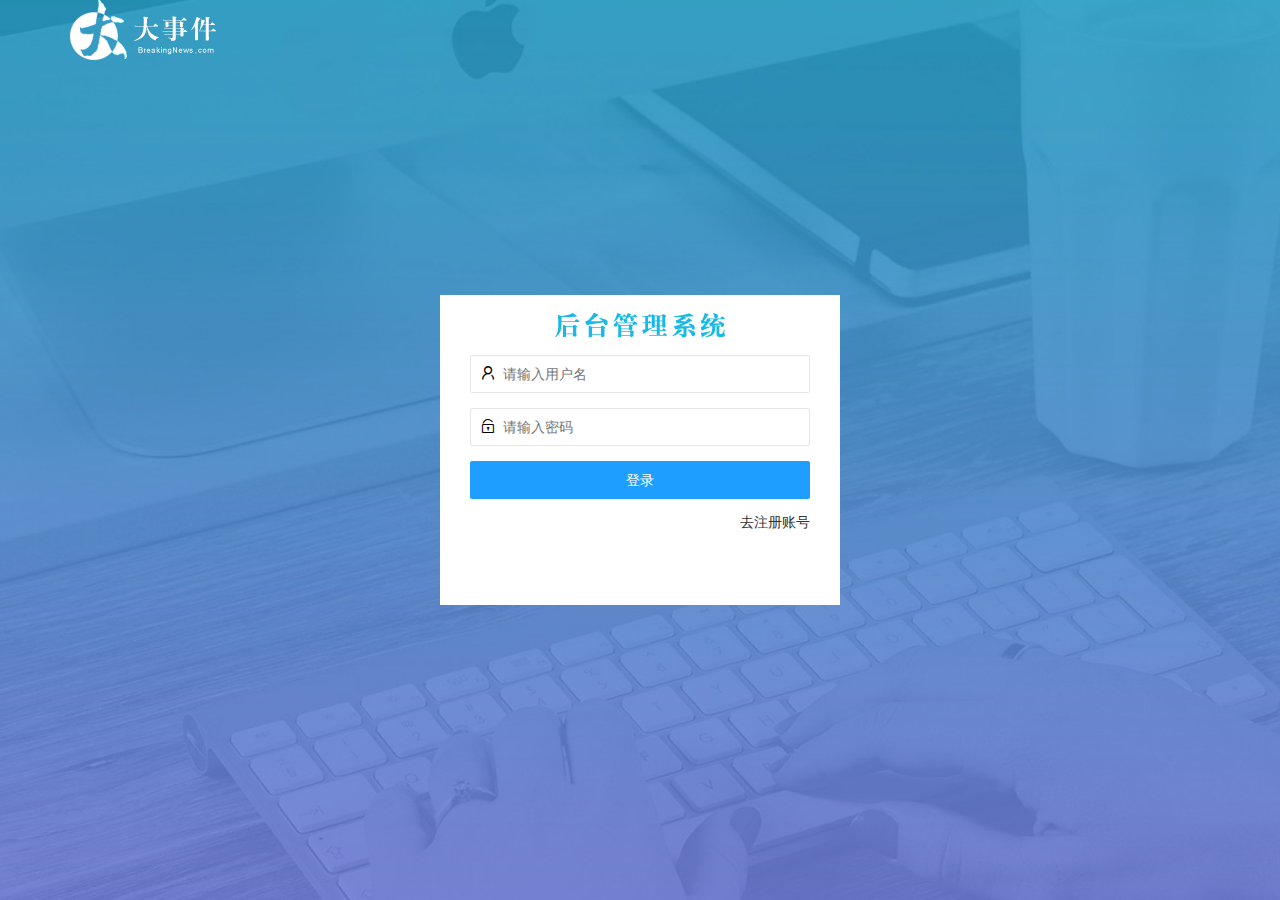
<file: login.html>
<!DOCTYPE html>
<html lang="en">

<head>
    <meta charset="UTF-8">
    <meta http-equiv="X-UA-Compatible" content="IE=edge">
    <meta name="viewport" content="width=device-width, initial-scale=1.0">
    <title>大事件-登录/注册</title>
    <link rel="stylesheet" href="assets/css/login.css">
    <link rel="stylesheet" href="assets/lib/layui/css/layui.css">
</head>

<body>
    <!-- 头部logo区域 -->
    <div class="logo layui-main">
        <img src="assets/images/logo.png" alt="大事件" title="大事件项目">
    </div>
    <!-- 登录注册区域 -->
    <div class="loginAndRegbox">
        <div class="titleBox"></div>
        <!-- 登录的div -->
        <div class="login-box">
            <!-- 登录的表单 -->
            <form class="layui-form" action="" id="form_login">
                <!-- 用户名 -->
                <div class="layui-form-item">
                    <i class="layui-icon layui-icon-username"></i>
                    <input type="text" name="username" required lay-verify="require" placeholder="请输入用户名" autocomplete="off" class="layui-input">
                </div>
                <!-- 密码 -->
                <div class="layui-form-item">
                    <i class="layui-icon layui-icon-password"></i>
                    <input type="password" name="password" required lay-verify="required|pwd" placeholder="请输入密码" autocomplete="off" class="layui-input">
                </div>
                <!-- 登录按钮 -->
                <div class="layui-form-item">
                    <!-- 注意： 表单提交按钮和普通按钮的区别就是 lay-submit 属性 -->
                    <button class="layui-btn layui-btn-fluid layui-btn-normal" lay-submit>登录</button>
                </div>
                <div class="layui-form-item">
                    <a href="javascript:;" id="link_reg">去注册账号</a>
                </div>
            </form>
        </div>
        <!-- 注册的div -->
        <div class="reg-box">
            <!-- 注册的表单 -->
            <form class="layui-form" id="form_reg">
                <!-- 用户名 -->
                <div class="layui-form-item">
                    <i class="layui-icon layui-icon-username"></i>
                    <input type="text" name="username" required lay-verify="required" placeholder="请输入用户名" autocomplete="off" class="layui-input">
                </div>
                <!-- 密码 -->
                <div class="layui-form-item">
                    <i class="layui-icon layui-icon-password"></i>
                    <input type="password" name="password" required lay-verify="required|pwd" placeholder="请输入密码" autocomplete="off" class="layui-input">
                </div>
                <!--再次确认密码 -->
                <div class="layui-form-item">
                    <i class="layui-icon layui-icon-password"></i>
                    <input type="password" name="repassword" required lay-verify="required|pwd|repwd" placeholder="再次确认密码" autocomplete="off" class="layui-input">
                </div>
                <!-- 注册按钮 -->
                <div class="layui-form-item">
                    <!-- 注意： 表单提交按钮和普通按钮的区别就是 lay-submit 属性 -->
                    <button class="layui-btn layui-btn-fluid layui-btn-normal" lay-submit>注册</button>
                </div>
                <div class="layui-form-item">
                    <a href="javascript:;" id="link_login">去登陆账号</a>
                </div>
            </form>
        </div>
    </div>
    <!-- 导入layui的js文件 -->
    <script src="/assets/lib/layui/layui.all.js"></script>
    <script src="/assets/lib/jquery.js"></script>
    <script src="/assets/js/baseApi.js"></script>
    <script src="/assets/js/login.js"></script>
</body>

</html>
</file>
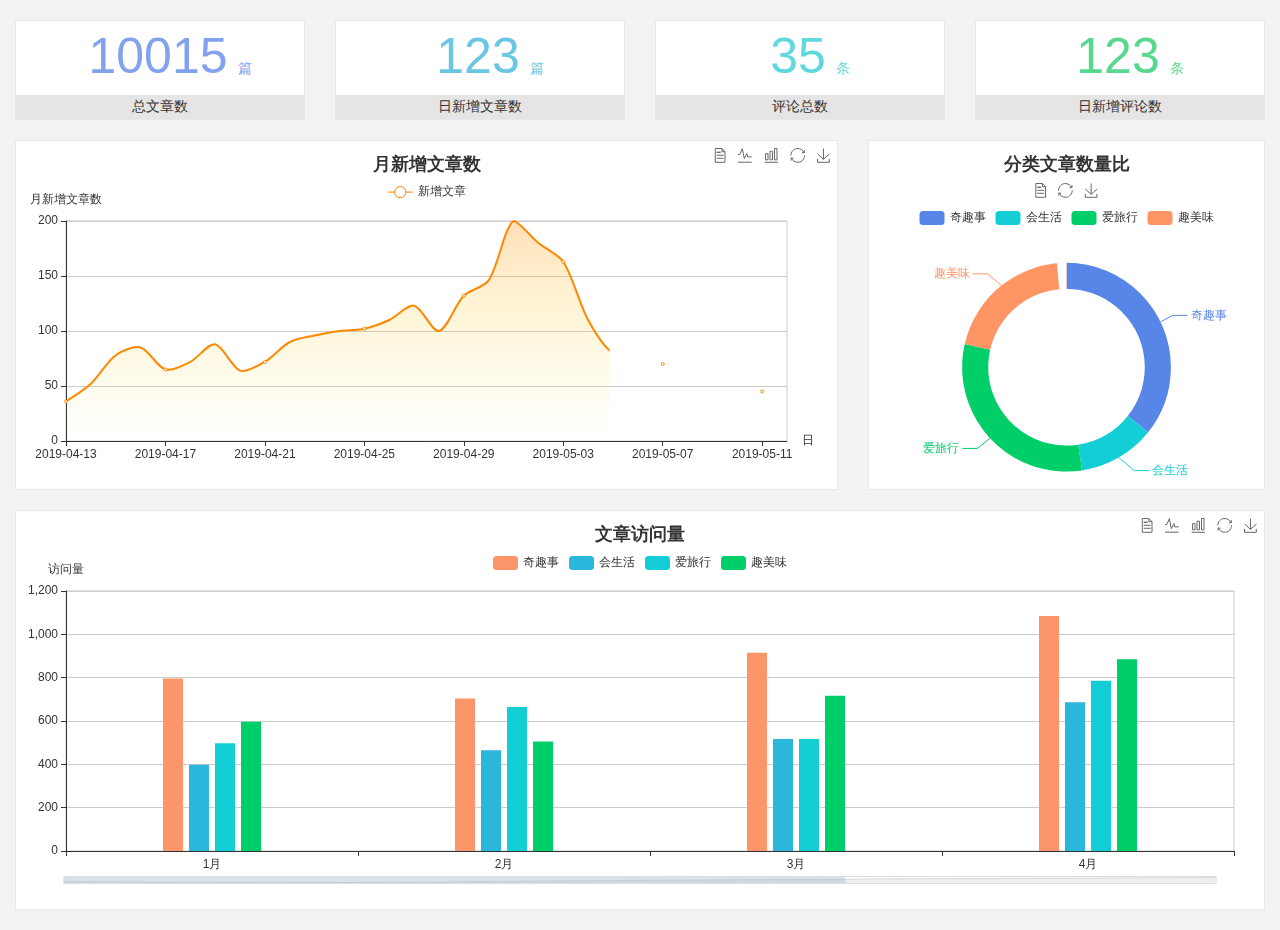
<file: home/dashboard.html>
<!DOCTYPE html>
<html lang="en">

<head>
  <meta charset="UTF-8">
  <meta name="viewport" content="width=device-width, initial-scale=1.0">
  <meta http-equiv="X-UA-Compatible" content="ie=edge">
  <title>图表统计</title>
  <link rel="stylesheet" href="../../assets/lib/bootstrap.css" />
  <link rel="stylesheet" href="../../assets/lib/main.css" />
  <script src="../../assets/lib/jquery.js"></script>
  <script type="text/javascript" src="../../assets/lib/echarts.min.js"></script>
</head>

<body>
  <div class="container-fluid">
    <div class="row spannel_list">
      <div class="col-sm-3 col-xs-6">
        <div class="spannel">
          <em>10015</em><span>篇</span>
          <b>总文章数</b>
        </div>
      </div>
      <div class="col-sm-3 col-xs-6">
        <div class="spannel scolor01">
          <em>123</em><span>篇</span>
          <b>日新增文章数</b>
        </div>
      </div>
      <div class="col-sm-3 col-xs-6">
        <div class="spannel scolor02">
          <em>35</em><span>条</span>
          <b>评论总数</b>
        </div>
      </div>
      <div class="col-sm-3 col-xs-6">
        <div class="spannel scolor03">
          <em>123</em><span>条</span>
          <b>日新增评论数</b>
        </div>
      </div>
    </div>
  </div>

  <div class="container-fluid">
    <div class="row curve-pie">
      <div class="col-lg-8 col-md-8">
        <div class="gragh_pannel" id="curve_show"></div>
      </div>
      <div class="col-lg-4 col-md-4">
        <div class="gragh_pannel" id="pie_show"></div>
      </div>
    </div>
  </div>

  <div class="container-fluid">
    <div class="column_pannel" id="column_show"></div>
  </div>

  <script>
    var oChart = echarts.init(document.getElementById('curve_show'));
    var aList_all = [
      { 'count': 36, 'date': '2019-04-13' },
      { 'count': 52, 'date': '2019-04-14' },
      { 'count': 78, 'date': '2019-04-15' },
      { 'count': 85, 'date': '2019-04-16' },
      { 'count': 65, 'date': '2019-04-17' },
      { 'count': 72, 'date': '2019-04-18' },
      { 'count': 88, 'date': '2019-04-19' },
      { 'count': 64, 'date': '2019-04-20' },
      { 'count': 72, 'date': '2019-04-21' },
      { 'count': 90, 'date': '2019-04-22' },
      { 'count': 96, 'date': '2019-04-23' },
      { 'count': 100, 'date': '2019-04-24' },
      { 'count': 102, 'date': '2019-04-25' },
      { 'count': 110, 'date': '2019-04-26' },
      { 'count': 123, 'date': '2019-04-27' },
      { 'count': 100, 'date': '2019-04-28' },
      { 'count': 132, 'date': '2019-04-29' },
      { 'count': 146, 'date': '2019-04-30' },
      { 'count': 200, 'date': '2019-05-01' },
      { 'count': 180, 'date': '2019-05-02' },
      { 'count': 163, 'date': '2019-05-03' },
      { 'count': 110, 'date': '2019-05-04' },
      { 'count': 80, 'date': '2019-05-05' },
      { 'count': 82, 'date': '2019-05-06' },
      { 'count': 70, 'date': '2019-05-07' },
      { 'count': 65, 'date': '2019-05-08' },
      { 'count': 54, 'date': '2019-05-09' },
      { 'count': 40, 'date': '2019-05-10' },
      { 'count': 45, 'date': '2019-05-11' },
      { 'count': 38, 'date': '2019-05-12' },
    ];

    let aCount = [];
    let aDate = [];

    for (var i = 0; i < aList_all.length; i++) {
      aCount.push(aList_all[i].count);
      aDate.push(aList_all[i].date);
    }

    var chartopt = {
      title: {
        text: '月新增文章数',
        left: 'center',
        top: '10'
      },
      tooltip: {
        trigger: 'axis'
      },
      legend: {
        data: ['新增文章'],
        top: '40'
      },
      toolbox: {
        show: true,
        feature: {
          mark: { show: true },
          dataView: { show: true, readOnly: false },
          magicType: { show: true, type: ['line', 'bar'] },
          restore: { show: true },
          saveAsImage: { show: true }
        }
      },
      calculable: true,
      xAxis: [
        {
          name: '日',
          type: 'category',
          boundaryGap: false,
          data: aDate
        }
      ],
      yAxis: [
        {
          name: '月新增文章数',
          type: 'value'
        }
      ],
      series: [
        {
          name: '新增文章',
          type: 'line',
          smooth: true,
          itemStyle: { normal: { areaStyle: { type: 'default' }, color: '#f80' }, lineStyle: { color: '#f80' } },
          data: aCount
        }],
      areaStyle: {
        normal: {
          color: new echarts.graphic.LinearGradient(0, 0, 0, 1, [{
            offset: 0,
            color: 'rgba(255,136,0,0.39)'
          }, {
            offset: .34,
            color: 'rgba(255,180,0,0.25)'
          }, {
            offset: 1,
            color: 'rgba(255,222,0,0.00)'
          }])

        }
      },
      grid: {
        show: true,
        x: 50,
        x2: 50,
        y: 80,
        height: 220
      }
    };

    oChart.setOption(chartopt);


    var oPie = echarts.init(document.getElementById('pie_show'));
    var oPieopt =
    {
      title: {
        top: 10,
        text: '分类文章数量比',
        x: 'center'
      },
      tooltip: {
        trigger: 'item',
        formatter: "{a} <br/>{b} : {c} ({d}%)"
      },
      color: ['#5885e8', '#13cfd5', '#00ce68', '#ff9565'],
      legend: {
        x: 'center',
        top: 65,
        data: ['奇趣事', '会生活', '爱旅行', '趣美味']
      },
      toolbox: {
        show: true,
        x: 'center',
        top: 35,
        feature: {
          mark: { show: true },
          dataView: { show: true, readOnly: false },
          magicType: {
            show: true,
            type: ['pie', 'funnel'],
            option: {
              funnel: {
                x: '25%',
                width: '50%',
                funnelAlign: 'left',
                max: 1548
              }
            }
          },
          restore: { show: true },
          saveAsImage: { show: true }
        }
      },
      calculable: true,
      series: [
        {
          name: '访问来源',
          type: 'pie',
          radius: ['45%', '60%'],
          center: ['50%', '65%'],
          data: [
            { value: 300, name: '奇趣事' },
            { value: 100, name: '会生活' },
            { value: 260, name: '爱旅行' },
            { value: 180, name: '趣美味' }
          ]
        }
      ]
    };
    oPie.setOption(oPieopt);



    var oColumn = this.echarts.init(document.getElementById('column_show'));
    var oColumnopt =
    {
      title: {
        text: '文章访问量',
        left: 'center',
        top: '10'
      },
      tooltip: {
        trigger: 'axis'
      },
      legend: {
        data: ['奇趣事', '会生活', '爱旅行', '趣美味'],
        top: '40'
      },
      toolbox: {
        show: true,
        feature: {
          mark: { show: true },
          dataView: { show: true, readOnly: false },
          magicType: { show: true, type: ['line', 'bar'] },
          restore: { show: true },
          saveAsImage: { show: true }
        }
      },
      calculable: true,
      xAxis: [
        {
          type: 'category',
          data: ['1月', '2月', '3月', '4月', '5月']
        }
      ],
      yAxis: [
        {
          name: '访问量',
          type: 'value'
        }
      ],
      series: [
        {
          name: '奇趣事',
          type: 'bar',
          barWidth: 20,
          itemStyle: {
            normal: { areaStyle: { type: 'default' }, color: '#fd956a' }
          },
          data: [800, 708, 920, 1090, 1200]
        },
        {
          name: '会生活',
          type: 'bar',
          barWidth: 20,
          itemStyle: {
            normal: { areaStyle: { type: 'default' }, color: '#2bb6db' }
          },
          data: [400, 468, 520, 690, 800]
        },
        {
          name: '爱旅行',
          type: 'bar',
          barWidth: 20,
          itemStyle: {
            normal: { areaStyle: { type: 'default' }, color: '#13cfd5' }
          },
          data: [500, 668, 520, 790, 900]
        },
        {
          name: '趣美味',
          type: 'bar',
          barWidth: 20,
          itemStyle: {
            normal: { areaStyle: { type: 'default' }, color: '#00ce68' }
          },
          data: [600, 508, 720, 890, 1000]
        }
      ],
      grid: {
        show: true,
        x: 50,
        x2: 30,
        y: 80,
        height: 260
      },
      dataZoom: [//给x轴设置滚动条
        {
          start: 0,//默认为0
          end: 100 - 1000 / 31,//默认为100
          type: 'slider',
          show: true,
          xAxisIndex: [0],
          handleSize: 0,//滑动条的 左右2个滑动条的大小
          height: 8,//组件高度
          left: 45, //左边的距离
          right: 50,//右边的距离
          bottom: 26,//右边的距离
          handleColor: '#ddd',//h滑动图标的颜色
          handleStyle: {
            borderColor: "#cacaca",
            borderWidth: "1",
            shadowBlur: 2,
            background: "#ddd",
            shadowColor: "#ddd",
          }
        }]
    };
    oColumn.setOption(oColumnopt);
  </script>
</body>

</html>
</file>
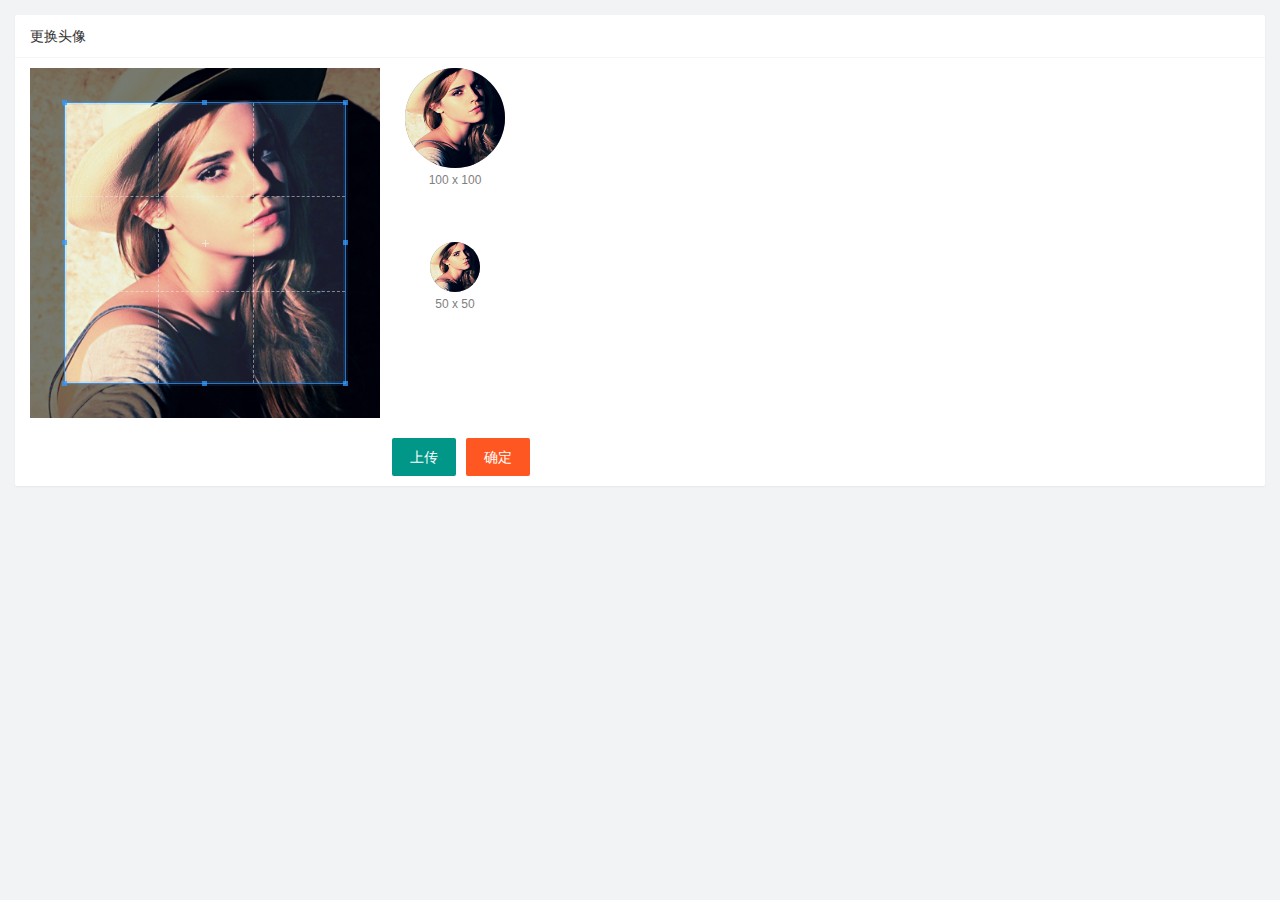
<file: user/user.avatar.html>
<!DOCTYPE html>
<html lang="en">

<head>
    <meta charset="UTF-8">
    <meta http-equiv="X-UA-Compatible" content="IE=edge">
    <meta name="viewport" content="width=device-width, initial-scale=1.0">
    <title>Document</title>
    <link rel="stylesheet" href="/assets/lib/layui/css/layui.css">
    <link rel="stylesheet" href="/assets/lib/cropper/cropper.css" />
    <link rel="stylesheet" href="/assets/css/user.avatar.css">
</head>

<body>
    <!-- 卡片区域 -->
    <div class="layui-card">
        <div class="layui-card-header">更换头像</div>
        <div class="layui-card-body">
            <!-- 第一行的图片裁剪和预览区域 -->
            <div class="row1">
                <!-- 图片裁剪区域 -->
                <div class="cropper-box">
                    <!-- 这个 img 标签很重要，将来会把它初始化为裁剪区域 -->
                    <img id="image" src="/assets/images/sample.jpg" />
                </div>
                <!-- 图片的预览区域 -->
                <div class="preview-box">
                    <div>
                        <!-- 宽高为 100px 的预览区域 -->
                        <div class="img-preview w100"></div>
                        <p class="size">100 x 100</p>
                    </div>
                    <div>
                        <!-- 宽高为 50px 的预览区域 -->
                        <div class="img-preview w50"></div>
                        <p class="size">50 x 50</p>
                    </div>
                </div>
            </div>

            <!-- 第二行的按钮区域 -->
            <div class="row2">
                <!-- 通过accept属性 可以指定 允许用户选择什么类型的文件 -->
                <input type="file" id="file" accept="image/png,image/jpeg">
                <button type="button" class="layui-btn" id="btnChooseImage">上传</button>
                <button type="button" class="layui-btn layui-btn-danger" id="btnUpload">确定</button>
            </div>
        </div>
    </div>
    <script src="/assets/lib/layui/layui.all.js"></script>
    <script src="/assets/lib/jquery.js"></script>
    <script src="/assets/lib/cropper/Cropper.js"></script>
    <script src="/assets/lib/cropper/jquery-cropper.js"></script>
    <script src="/assets/js/baseApi.js"></script>
    <script src="/assets/js/user.avatar.js"></script>
</body>

</html>
</file>
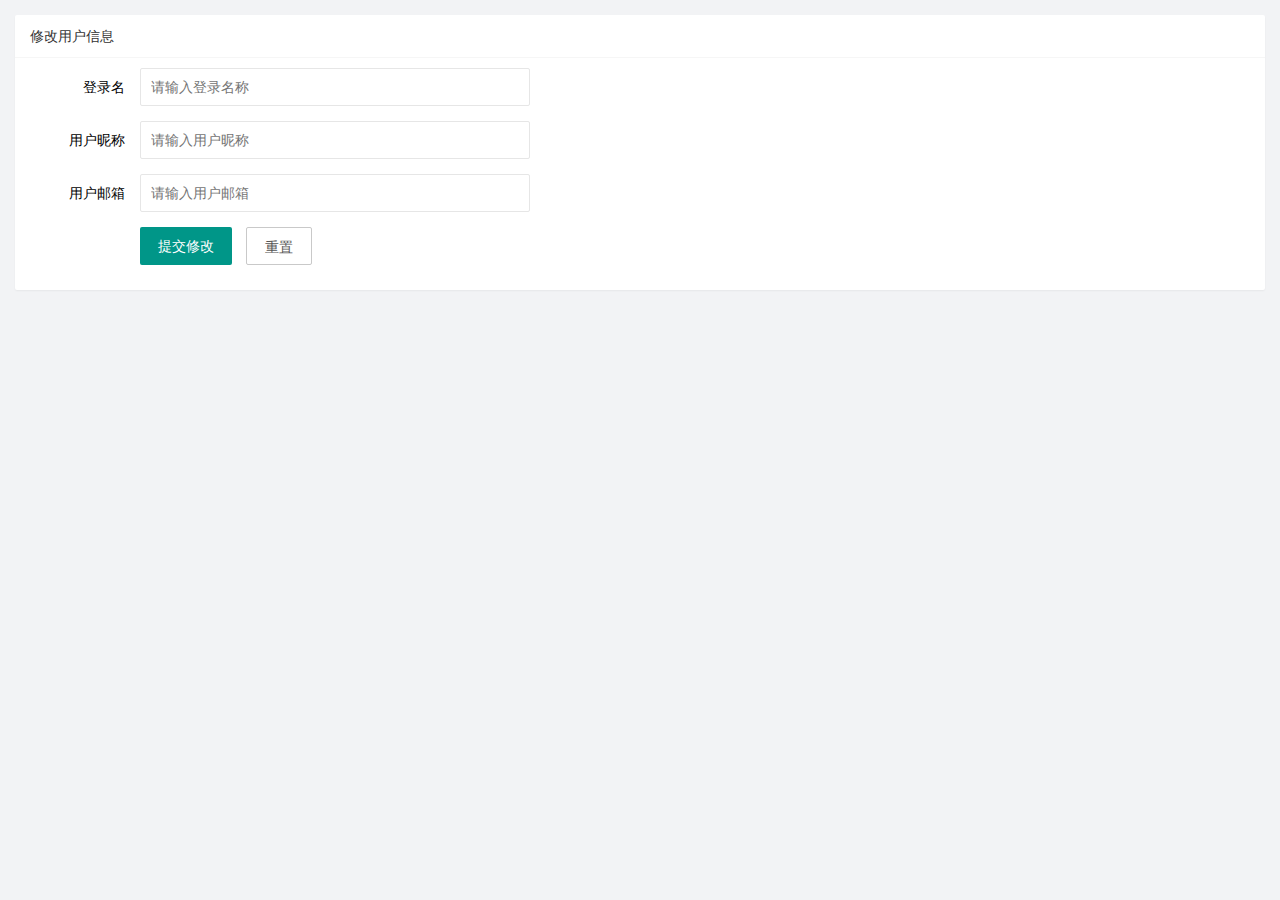
<file: user/user_info.html>
<!DOCTYPE html>
<html lang="en">

<head>
    <meta charset="UTF-8">
    <meta http-equiv="X-UA-Compatible" content="IE=edge">
    <meta name="viewport" content="width=device-width, initial-scale=1.0">
    <title>Document</title>
    <link rel="stylesheet" href="/assets/lib/layui/css/layui.css">
    <link rel="stylesheet" href="/assets/css/user_info.css">
</head>

<body>
    <div class="layui-card">
        <div class="layui-card-header">修改用户信息</div>
        <div class="layui-card-body">
            <form class="layui-form" lay-filter="form_userinfo">
                <!-- form表单区域 -->
                <div class="layui-form-item">
                    <label class="layui-form-label">登录名</label>
                    <div class="layui-input-block">
                        <!-- 隐藏域 赋值id -->
                        <input type="hidden" name="id">
                        <input type="text" name="username" required lay-verify="required" placeholder="请输入登录名称" autocomplete="off" class="layui-input" readonly>
                    </div>
                </div>
                <div class="layui-form-item">
                    <label class="layui-form-label">用户昵称</label>
                    <div class="layui-input-block">
                        <input type="text" name="nickname" required lay-verify="required|nickname" placeholder="请输入用户昵称" autocomplete="off" class="layui-input">
                    </div>
                </div>
                <div class="layui-form-item">
                    <label class="layui-form-label">用户邮箱</label>
                    <div class="layui-input-block">
                        <input type="text" name="email" required lay-verify="required|email" placeholder="请输入用户邮箱" autocomplete="off" class="layui-input">
                    </div>
                </div>
                <div class="layui-form-item">
                    <div class="layui-input-block">
                        <button class="layui-btn" lay-submit lay-filter="formDemo" id="btn">提交修改</button>
                        <button type="reset" class="layui-btn layui-btn-primary" id="btnReset">重置</button>
                    </div>
                </div>
            </form>
        </div>
    </div>
    <!-- 导入layui的js文件 -->
    <script src="/assets/lib/layui/layui.all.js"></script>
    <!-- 导入jqury -->
    <script src="/assets/lib/jquery.js"></script>
    <!-- 导入basejs -->
    <script src="/assets/js/baseApi.js"></script>
    <!-- 导入自己的js -->
    <script src="/assets/js/user_info.js "></script>
</body>

</html>
</file>
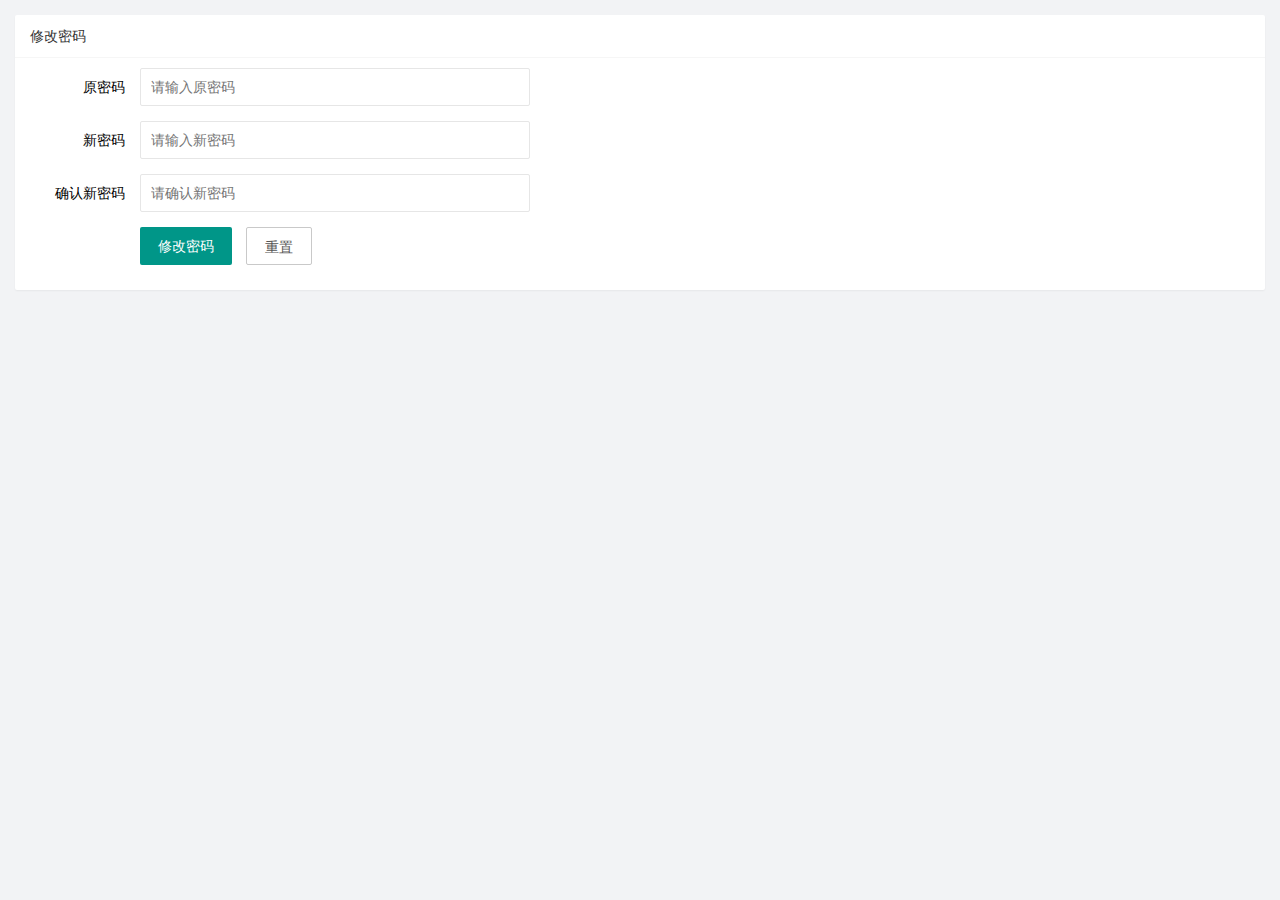
<file: user/user_pwd.html>
<!DOCTYPE html>
<html lang="en">

<head>
    <meta charset="UTF-8">
    <meta http-equiv="X-UA-Compatible" content="IE=edge">
    <meta name="viewport" content="width=device-width, initial-scale=1.0">
    <title>Document</title>
    <link rel="stylesheet" href="/assets/lib/layui/css/layui.css">
    <link rel="stylesheet" href="/assets/css/user_pwd.css">
</head>

<body>
    <!-- 卡片区域 -->
    <div class="layui-card">
        <div class="layui-card-header">修改密码</div>
        <div class="layui-card-body">
            <form class="layui-form" action="">
                <div class="layui-form-item">
                    <label class="layui-form-label">原密码</label>
                    <div class="layui-input-block">
                        <input type="password" name="oldPwd" required lay-verify="required|pass" placeholder="请输入原密码" autocomplete="off" class="layui-input">
                    </div>
                </div>
                <div class="layui-form-item">
                    <label class="layui-form-label">新密码</label>
                    <div class="layui-input-block">
                        <input type="password" name="newPwd" required lay-verify="required|pass|newPwd" placeholder="请输入新密码" autocomplete="off" class="layui-input" id="newPwd">
                    </div>
                </div>
                <div class="layui-form-item">
                    <label class="layui-form-label">确认新密码</label>
                    <div class="layui-input-block">
                        <input type="password" name="rePwd" required lay-verify="required|pass|newPwds" placeholder="请确认新密码" autocomplete="off" class="layui-input" id="surePwd">
                    </div>
                </div>
                <div class="layui-form-item">
                    <div class="layui-input-block">
                        <button class="layui-btn" lay-submit lay-filter="formDemo">修改密码</button>
                        <button type="reset" class="layui-btn layui-btn-primary">重置</button>
                    </div>
                </div>
            </form>
        </div>
    </div>
    <script src="/assets/lib/jquery.js"></script>
    <script src="/assets/lib/layui/layui.all.js"></script>
    <script src="/assets/js/baseApi.js"></script>
    <script src="/assets/js/user_pwd.js"></script>
</body>

</html>
</file>
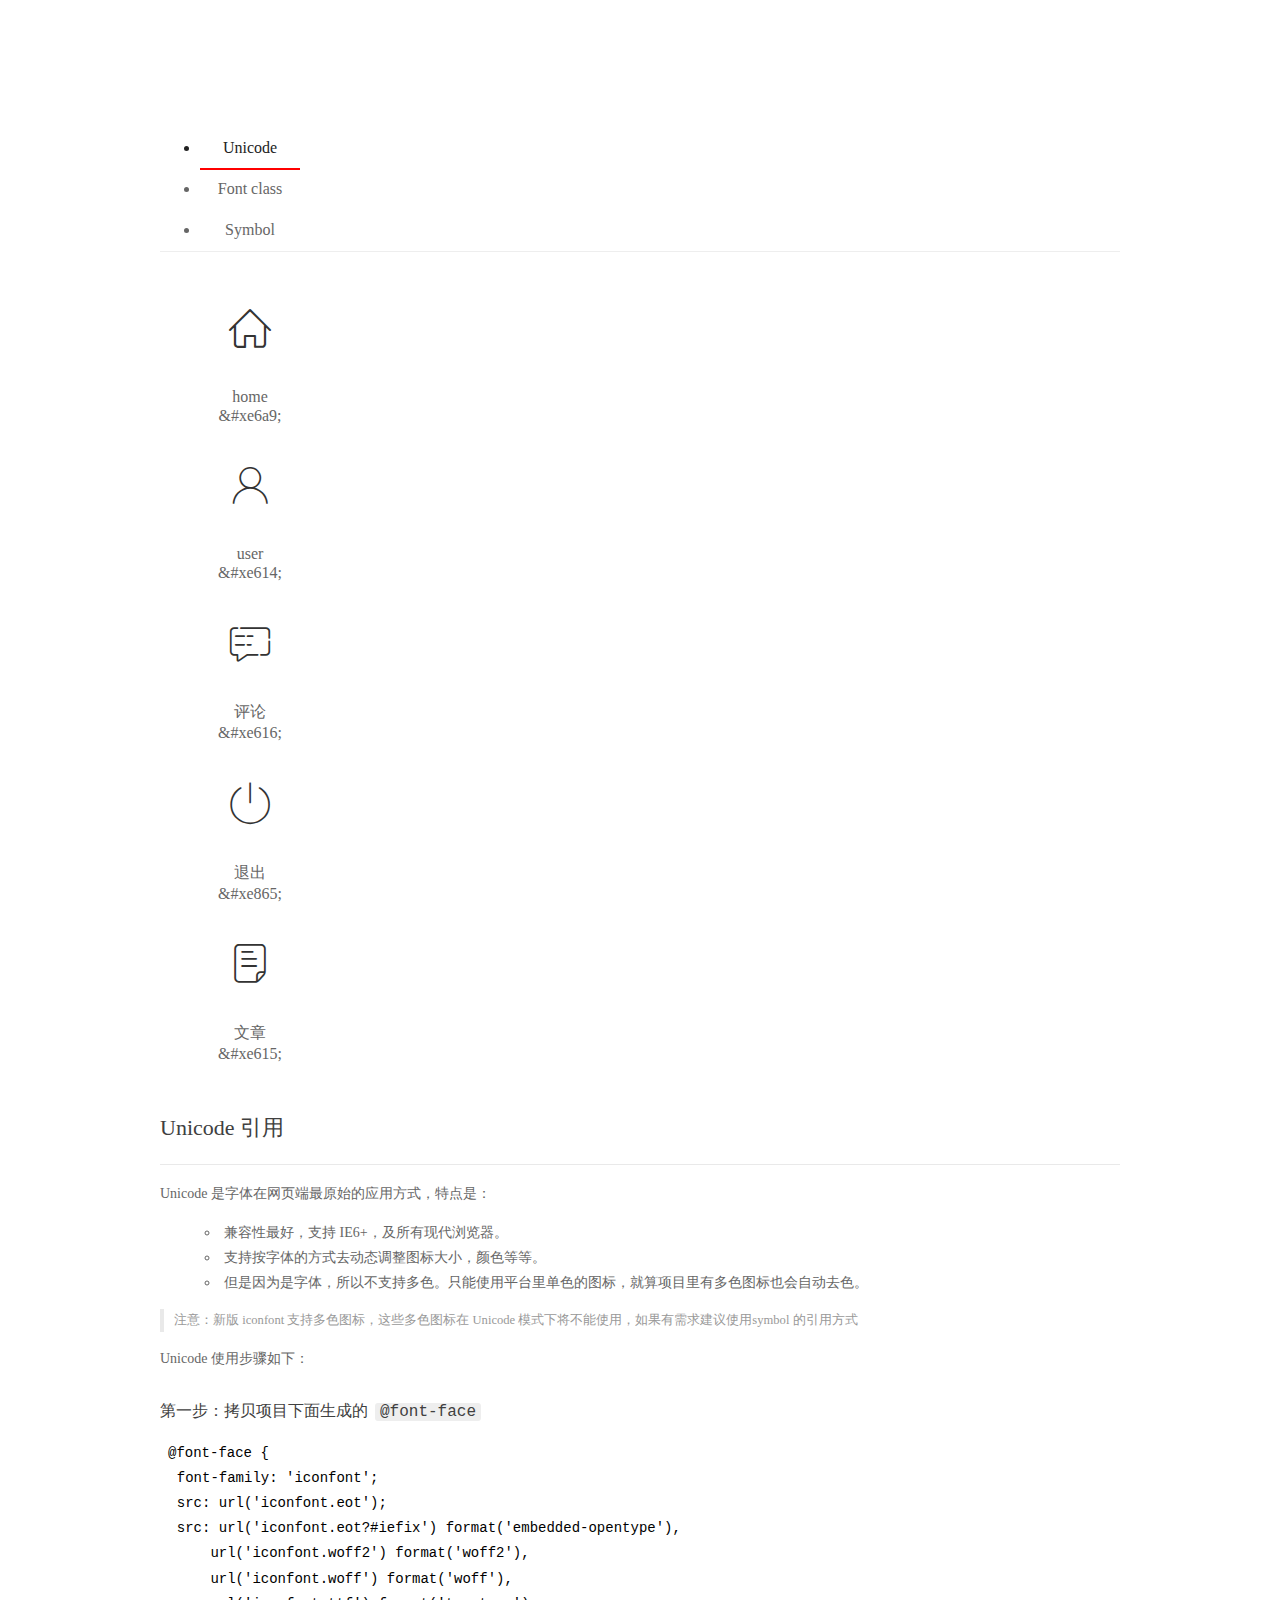
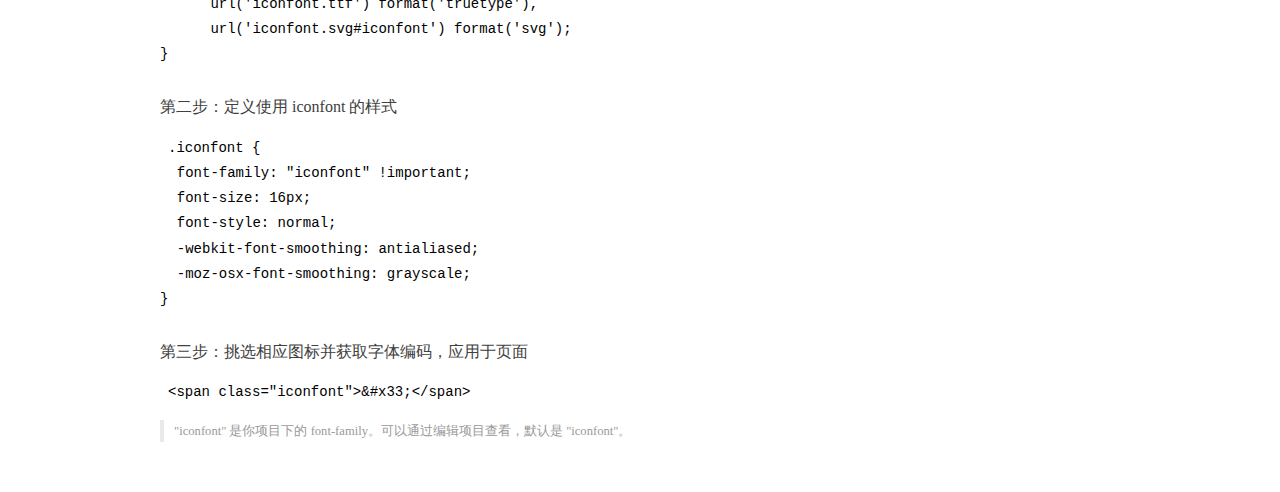
<file: assets/fonts/demo_index.html>
<!DOCTYPE html>
<html>
<head>
  <meta charset="utf-8"/>
  <title>IconFont Demo</title>
  <link rel="shortcut icon" href="https://gtms04.alicdn.com/tps/i4/TB1_oz6GVXXXXaFXpXXJDFnIXXX-64-64.ico" type="image/x-icon"/>
  <link rel="stylesheet" href="https://g.alicdn.com/thx/cube/1.3.2/cube.min.css">
  <link rel="stylesheet" href="demo.css">
  <link rel="stylesheet" href="iconfont.css">
  <script src="iconfont.js"></script>
  <!-- jQuery -->
  <script src="https://a1.alicdn.com/oss/uploads/2018/12/26/7bfddb60-08e8-11e9-9b04-53e73bb6408b.js"></script>
  <!-- 代码高亮 -->
  <script src="https://a1.alicdn.com/oss/uploads/2018/12/26/a3f714d0-08e6-11e9-8a15-ebf944d7534c.js"></script>
</head>
<body>
  <div class="main">
    <h1 class="logo"><a href="https://www.iconfont.cn/" title="iconfont 首页" target="_blank">&#xe86b;</a></h1>
    <div class="nav-tabs">
      <ul id="tabs" class="dib-box">
        <li class="dib active"><span>Unicode</span></li>
        <li class="dib"><span>Font class</span></li>
        <li class="dib"><span>Symbol</span></li>
      </ul>
      
    </div>
    <div class="tab-container">
      <div class="content unicode" style="display: block;">
          <ul class="icon_lists dib-box">
          
            <li class="dib">
              <span class="icon iconfont">&#xe6a9;</span>
                <div class="name">home</div>
                <div class="code-name">&amp;#xe6a9;</div>
              </li>
          
            <li class="dib">
              <span class="icon iconfont">&#xe614;</span>
                <div class="name">user</div>
                <div class="code-name">&amp;#xe614;</div>
              </li>
          
            <li class="dib">
              <span class="icon iconfont">&#xe616;</span>
                <div class="name">评论</div>
                <div class="code-name">&amp;#xe616;</div>
              </li>
          
            <li class="dib">
              <span class="icon iconfont">&#xe865;</span>
                <div class="name">退出</div>
                <div class="code-name">&amp;#xe865;</div>
              </li>
          
            <li class="dib">
              <span class="icon iconfont">&#xe615;</span>
                <div class="name">文章</div>
                <div class="code-name">&amp;#xe615;</div>
              </li>
          
          </ul>
          <div class="article markdown">
          <h2 id="unicode-">Unicode 引用</h2>
          <hr>

          <p>Unicode 是字体在网页端最原始的应用方式，特点是：</p>
          <ul>
            <li>兼容性最好，支持 IE6+，及所有现代浏览器。</li>
            <li>支持按字体的方式去动态调整图标大小，颜色等等。</li>
            <li>但是因为是字体，所以不支持多色。只能使用平台里单色的图标，就算项目里有多色图标也会自动去色。</li>
          </ul>
          <blockquote>
            <p>注意：新版 iconfont 支持多色图标，这些多色图标在 Unicode 模式下将不能使用，如果有需求建议使用symbol 的引用方式</p>
          </blockquote>
          <p>Unicode 使用步骤如下：</p>
          <h3 id="-font-face">第一步：拷贝项目下面生成的 <code>@font-face</code></h3>
<pre><code class="language-css"
>@font-face {
  font-family: 'iconfont';
  src: url('iconfont.eot');
  src: url('iconfont.eot?#iefix') format('embedded-opentype'),
      url('iconfont.woff2') format('woff2'),
      url('iconfont.woff') format('woff'),
      url('iconfont.ttf') format('truetype'),
      url('iconfont.svg#iconfont') format('svg');
}
</code></pre>
          <h3 id="-iconfont-">第二步：定义使用 iconfont 的样式</h3>
<pre><code class="language-css"
>.iconfont {
  font-family: "iconfont" !important;
  font-size: 16px;
  font-style: normal;
  -webkit-font-smoothing: antialiased;
  -moz-osx-font-smoothing: grayscale;
}
</code></pre>
          <h3 id="-">第三步：挑选相应图标并获取字体编码，应用于页面</h3>
<pre>
<code class="language-html"
>&lt;span class="iconfont"&gt;&amp;#x33;&lt;/span&gt;
</code></pre>
          <blockquote>
            <p>"iconfont" 是你项目下的 font-family。可以通过编辑项目查看，默认是 "iconfont"。</p>
          </blockquote>
          </div>
      </div>
      <div class="content font-class">
        <ul class="icon_lists dib-box">
          
          <li class="dib">
            <span class="icon iconfont icon-home"></span>
            <div class="name">
              home
            </div>
            <div class="code-name">.icon-home
            </div>
          </li>
          
          <li class="dib">
            <span class="icon iconfont icon-user"></span>
            <div class="name">
              user
            </div>
            <div class="code-name">.icon-user
            </div>
          </li>
          
          <li class="dib">
            <span class="icon iconfont icon-pinglun"></span>
            <div class="name">
              评论
            </div>
            <div class="code-name">.icon-pinglun
            </div>
          </li>
          
          <li class="dib">
            <span class="icon iconfont icon-tuichu"></span>
            <div class="name">
              退出
            </div>
            <div class="code-name">.icon-tuichu
            </div>
          </li>
          
          <li class="dib">
            <span class="icon iconfont icon-16"></span>
            <div class="name">
              文章
            </div>
            <div class="code-name">.icon-16
            </div>
          </li>
          
        </ul>
        <div class="article markdown">
        <h2 id="font-class-">font-class 引用</h2>
        <hr>

        <p>font-class 是 Unicode 使用方式的一种变种，主要是解决 Unicode 书写不直观，语意不明确的问题。</p>
        <p>与 Unicode 使用方式相比，具有如下特点：</p>
        <ul>
          <li>兼容性良好，支持 IE8+，及所有现代浏览器。</li>
          <li>相比于 Unicode 语意明确，书写更直观。可以很容易分辨这个 icon 是什么。</li>
          <li>因为使用 class 来定义图标，所以当要替换图标时，只需要修改 class 里面的 Unicode 引用。</li>
          <li>不过因为本质上还是使用的字体，所以多色图标还是不支持的。</li>
        </ul>
        <p>使用步骤如下：</p>
        <h3 id="-fontclass-">第一步：引入项目下面生成的 fontclass 代码：</h3>
<pre><code class="language-html">&lt;link rel="stylesheet" href="./iconfont.css"&gt;
</code></pre>
        <h3 id="-">第二步：挑选相应图标并获取类名，应用于页面：</h3>
<pre><code class="language-html">&lt;span class="iconfont icon-xxx"&gt;&lt;/span&gt;
</code></pre>
        <blockquote>
          <p>"
            iconfont" 是你项目下的 font-family。可以通过编辑项目查看，默认是 "iconfont"。</p>
        </blockquote>
      </div>
      </div>
      <div class="content symbol">
          <ul class="icon_lists dib-box">
          
            <li class="dib">
                <svg class="icon svg-icon" aria-hidden="true">
                  <use xlink:href="#icon-home"></use>
                </svg>
                <div class="name">home</div>
                <div class="code-name">#icon-home</div>
            </li>
          
            <li class="dib">
                <svg class="icon svg-icon" aria-hidden="true">
                  <use xlink:href="#icon-user"></use>
                </svg>
                <div class="name">user</div>
                <div class="code-name">#icon-user</div>
            </li>
          
            <li class="dib">
                <svg class="icon svg-icon" aria-hidden="true">
                  <use xlink:href="#icon-pinglun"></use>
                </svg>
                <div class="name">评论</div>
                <div class="code-name">#icon-pinglun</div>
            </li>
          
            <li class="dib">
                <svg class="icon svg-icon" aria-hidden="true">
                  <use xlink:href="#icon-tuichu"></use>
                </svg>
                <div class="name">退出</div>
                <div class="code-name">#icon-tuichu</div>
            </li>
          
            <li class="dib">
                <svg class="icon svg-icon" aria-hidden="true">
                  <use xlink:href="#icon-16"></use>
                </svg>
                <div class="name">文章</div>
                <div class="code-name">#icon-16</div>
            </li>
          
          </ul>
          <div class="article markdown">
          <h2 id="symbol-">Symbol 引用</h2>
          <hr>

          <p>这是一种全新的使用方式，应该说这才是未来的主流，也是平台目前推荐的用法。相关介绍可以参考这篇<a href="">文章</a>
            这种用法其实是做了一个 SVG 的集合，与另外两种相比具有如下特点：</p>
          <ul>
            <li>支持多色图标了，不再受单色限制。</li>
            <li>通过一些技巧，支持像字体那样，通过 <code>font-size</code>, <code>color</code> 来调整样式。</li>
            <li>兼容性较差，支持 IE9+，及现代浏览器。</li>
            <li>浏览器渲染 SVG 的性能一般，还不如 png。</li>
          </ul>
          <p>使用步骤如下：</p>
          <h3 id="-symbol-">第一步：引入项目下面生成的 symbol 代码：</h3>
<pre><code class="language-html">&lt;script src="./iconfont.js"&gt;&lt;/script&gt;
</code></pre>
          <h3 id="-css-">第二步：加入通用 CSS 代码（引入一次就行）：</h3>
<pre><code class="language-html">&lt;style&gt;
.icon {
  width: 1em;
  height: 1em;
  vertical-align: -0.15em;
  fill: currentColor;
  overflow: hidden;
}
&lt;/style&gt;
</code></pre>
          <h3 id="-">第三步：挑选相应图标并获取类名，应用于页面：</h3>
<pre><code class="language-html">&lt;svg class="icon" aria-hidden="true"&gt;
  &lt;use xlink:href="#icon-xxx"&gt;&lt;/use&gt;
&lt;/svg&gt;
</code></pre>
          </div>
      </div>

    </div>
  </div>
  <script>
  $(document).ready(function () {
      $('.tab-container .content:first').show()

      $('#tabs li').click(function (e) {
        var tabContent = $('.tab-container .content')
        var index = $(this).index()

        if ($(this).hasClass('active')) {
          return
        } else {
          $('#tabs li').removeClass('active')
          $(this).addClass('active')

          tabContent.hide().eq(index).fadeIn()
        }
      })
    })
  </script>
</body>
</html>
</file>
<file: assets/css/login.css>
body,
html {
    margin: 0;
    padding: 0;
    width: 100%;
    height: 100%;
    background: url(/assets/images/login_bg.jpg) no-repeat center;
    background-size: cover;
}

.loginAndRegbox {
    position: absolute;
    left: 50%;
    top: 50%;
    width: 400px;
    height: 310px;
    background-color: #fff;
    transform: translate(-50%, -50%);
}

.titleBox {
    height: 60px;
    background: url(/assets/images/login_title.png) no-repeat center;
}

.reg-box {
    display: none;
}

.layui-form {
    padding: 0 30px;
}

#link_reg,
#link_login {
    float: right;
}

.layui-form-item {
    position: relative;
}

.layui-icon {
    position: absolute;
    top: 10px;
    left: 10px;
}

.layui-form-item .layui-input {
    padding-left: 32px;
}
</file>
<file: assets/lib/layui/css/layui.css>
/** layui-v2.5.5 MIT License By https://www.layui.com */
 .layui-inline,img{display:inline-block;vertical-align:middle}h1,h2,h3,h4,h5,h6{font-weight:400}.layui-edge,.layui-header,.layui-inline,.layui-main{position:relative}.layui-body,.layui-edge,.layui-elip{overflow:hidden}.layui-btn,.layui-edge,.layui-inline,img{vertical-align:middle}.layui-btn,.layui-disabled,.layui-icon,.layui-unselect{-moz-user-select:none;-webkit-user-select:none;-ms-user-select:none}.layui-elip,.layui-form-checkbox span,.layui-form-pane .layui-form-label{text-overflow:ellipsis;white-space:nowrap}.layui-breadcrumb,.layui-tree-btnGroup{visibility:hidden}blockquote,body,button,dd,div,dl,dt,form,h1,h2,h3,h4,h5,h6,input,li,ol,p,pre,td,textarea,th,ul{margin:0;padding:0;-webkit-tap-highlight-color:rgba(0,0,0,0)}a:active,a:hover{outline:0}img{border:none}li{list-style:none}table{border-collapse:collapse;border-spacing:0}h4,h5,h6{font-size:100%}button,input,optgroup,option,select,textarea{font-family:inherit;font-size:inherit;font-style:inherit;font-weight:inherit;outline:0}pre{white-space:pre-wrap;white-space:-moz-pre-wrap;white-space:-pre-wrap;white-space:-o-pre-wrap;word-wrap:break-word}body{line-height:24px;font:14px Helvetica Neue,Helvetica,PingFang SC,Tahoma,Arial,sans-serif}hr{height:1px;margin:10px 0;border:0;clear:both}a{color:#333;text-decoration:none}a:hover{color:#777}a cite{font-style:normal;*cursor:pointer}.layui-border-box,.layui-border-box *{box-sizing:border-box}.layui-box,.layui-box *{box-sizing:content-box}.layui-clear{clear:both;*zoom:1}.layui-clear:after{content:'\20';clear:both;*zoom:1;display:block;height:0}.layui-inline{*display:inline;*zoom:1}.layui-edge{display:inline-block;width:0;height:0;border-width:6px;border-style:dashed;border-color:transparent}.layui-edge-top{top:-4px;border-bottom-color:#999;border-bottom-style:solid}.layui-edge-right{border-left-color:#999;border-left-style:solid}.layui-edge-bottom{top:2px;border-top-color:#999;border-top-style:solid}.layui-edge-left{border-right-color:#999;border-right-style:solid}.layui-disabled,.layui-disabled:hover{color:#d2d2d2!important;cursor:not-allowed!important}.layui-circle{border-radius:100%}.layui-show{display:block!important}.layui-hide{display:none!important}@font-face{font-family:layui-icon;src:url(../font/iconfont.eot?v=250);src:url(../font/iconfont.eot?v=250#iefix) format('embedded-opentype'),url(../font/iconfont.woff2?v=250) format('woff2'),url(../font/iconfont.woff?v=250) format('woff'),url(../font/iconfont.ttf?v=250) format('truetype'),url(../font/iconfont.svg?v=250#layui-icon) format('svg')}.layui-icon{font-family:layui-icon!important;font-size:16px;font-style:normal;-webkit-font-smoothing:antialiased;-moz-osx-font-smoothing:grayscale}.layui-icon-reply-fill:before{content:"\e611"}.layui-icon-set-fill:before{content:"\e614"}.layui-icon-menu-fill:before{content:"\e60f"}.layui-icon-search:before{content:"\e615"}.layui-icon-share:before{content:"\e641"}.layui-icon-set-sm:before{content:"\e620"}.layui-icon-engine:before{content:"\e628"}.layui-icon-close:before{content:"\1006"}.layui-icon-close-fill:before{content:"\1007"}.layui-icon-chart-screen:before{content:"\e629"}.layui-icon-star:before{content:"\e600"}.layui-icon-circle-dot:before{content:"\e617"}.layui-icon-chat:before{content:"\e606"}.layui-icon-release:before{content:"\e609"}.layui-icon-list:before{content:"\e60a"}.layui-icon-chart:before{content:"\e62c"}.layui-icon-ok-circle:before{content:"\1005"}.layui-icon-layim-theme:before{content:"\e61b"}.layui-icon-table:before{content:"\e62d"}.layui-icon-right:before{content:"\e602"}.layui-icon-left:before{content:"\e603"}.layui-icon-cart-simple:before{content:"\e698"}.layui-icon-face-cry:before{content:"\e69c"}.layui-icon-face-smile:before{content:"\e6af"}.layui-icon-survey:before{content:"\e6b2"}.layui-icon-tree:before{content:"\e62e"}.layui-icon-upload-circle:before{content:"\e62f"}.layui-icon-add-circle:before{content:"\e61f"}.layui-icon-download-circle:before{content:"\e601"}.layui-icon-templeate-1:before{content:"\e630"}.layui-icon-util:before{content:"\e631"}.layui-icon-face-surprised:before{content:"\e664"}.layui-icon-edit:before{content:"\e642"}.layui-icon-speaker:before{content:"\e645"}.layui-icon-down:before{content:"\e61a"}.layui-icon-file:before{content:"\e621"}.layui-icon-layouts:before{content:"\e632"}.layui-icon-rate-half:before{content:"\e6c9"}.layui-icon-add-circle-fine:before{content:"\e608"}.layui-icon-prev-circle:before{content:"\e633"}.layui-icon-read:before{content:"\e705"}.layui-icon-404:before{content:"\e61c"}.layui-icon-carousel:before{content:"\e634"}.layui-icon-help:before{content:"\e607"}.layui-icon-code-circle:before{content:"\e635"}.layui-icon-water:before{content:"\e636"}.layui-icon-username:before{content:"\e66f"}.layui-icon-find-fill:before{content:"\e670"}.layui-icon-about:before{content:"\e60b"}.layui-icon-location:before{content:"\e715"}.layui-icon-up:before{content:"\e619"}.layui-icon-pause:before{content:"\e651"}.layui-icon-date:before{content:"\e637"}.layui-icon-layim-uploadfile:before{content:"\e61d"}.layui-icon-delete:before{content:"\e640"}.layui-icon-play:before{content:"\e652"}.layui-icon-top:before{content:"\e604"}.layui-icon-friends:before{content:"\e612"}.layui-icon-refresh-3:before{content:"\e9aa"}.layui-icon-ok:before{content:"\e605"}.layui-icon-layer:before{content:"\e638"}.layui-icon-face-smile-fine:before{content:"\e60c"}.layui-icon-dollar:before{content:"\e659"}.layui-icon-group:before{content:"\e613"}.layui-icon-layim-download:before{content:"\e61e"}.layui-icon-picture-fine:before{content:"\e60d"}.layui-icon-link:before{content:"\e64c"}.layui-icon-diamond:before{content:"\e735"}.layui-icon-log:before{content:"\e60e"}.layui-icon-rate-solid:before{content:"\e67a"}.layui-icon-fonts-del:before{content:"\e64f"}.layui-icon-unlink:before{content:"\e64d"}.layui-icon-fonts-clear:before{content:"\e639"}.layui-icon-triangle-r:before{content:"\e623"}.layui-icon-circle:before{content:"\e63f"}.layui-icon-radio:before{content:"\e643"}.layui-icon-align-center:before{content:"\e647"}.layui-icon-align-right:before{content:"\e648"}.layui-icon-align-left:before{content:"\e649"}.layui-icon-loading-1:before{content:"\e63e"}.layui-icon-return:before{content:"\e65c"}.layui-icon-fonts-strong:before{content:"\e62b"}.layui-icon-upload:before{content:"\e67c"}.layui-icon-dialogue:before{content:"\e63a"}.layui-icon-video:before{content:"\e6ed"}.layui-icon-headset:before{content:"\e6fc"}.layui-icon-cellphone-fine:before{content:"\e63b"}.layui-icon-add-1:before{content:"\e654"}.layui-icon-face-smile-b:before{content:"\e650"}.layui-icon-fonts-html:before{content:"\e64b"}.layui-icon-form:before{content:"\e63c"}.layui-icon-cart:before{content:"\e657"}.layui-icon-camera-fill:before{content:"\e65d"}.layui-icon-tabs:before{content:"\e62a"}.layui-icon-fonts-code:before{content:"\e64e"}.layui-icon-fire:before{content:"\e756"}.layui-icon-set:before{content:"\e716"}.layui-icon-fonts-u:before{content:"\e646"}.layui-icon-triangle-d:before{content:"\e625"}.layui-icon-tips:before{content:"\e702"}.layui-icon-picture:before{content:"\e64a"}.layui-icon-more-vertical:before{content:"\e671"}.layui-icon-flag:before{content:"\e66c"}.layui-icon-loading:before{content:"\e63d"}.layui-icon-fonts-i:before{content:"\e644"}.layui-icon-refresh-1:before{content:"\e666"}.layui-icon-rmb:before{content:"\e65e"}.layui-icon-home:before{content:"\e68e"}.layui-icon-user:before{content:"\e770"}.layui-icon-notice:before{content:"\e667"}.layui-icon-login-weibo:before{content:"\e675"}.layui-icon-voice:before{content:"\e688"}.layui-icon-upload-drag:before{content:"\e681"}.layui-icon-login-qq:before{content:"\e676"}.layui-icon-snowflake:before{content:"\e6b1"}.layui-icon-file-b:before{content:"\e655"}.layui-icon-template:before{content:"\e663"}.layui-icon-auz:before{content:"\e672"}.layui-icon-console:before{content:"\e665"}.layui-icon-app:before{content:"\e653"}.layui-icon-prev:before{content:"\e65a"}.layui-icon-website:before{content:"\e7ae"}.layui-icon-next:before{content:"\e65b"}.layui-icon-component:before{content:"\e857"}.layui-icon-more:before{content:"\e65f"}.layui-icon-login-wechat:before{content:"\e677"}.layui-icon-shrink-right:before{content:"\e668"}.layui-icon-spread-left:before{content:"\e66b"}.layui-icon-camera:before{content:"\e660"}.layui-icon-note:before{content:"\e66e"}.layui-icon-refresh:before{content:"\e669"}.layui-icon-female:before{content:"\e661"}.layui-icon-male:before{content:"\e662"}.layui-icon-password:before{content:"\e673"}.layui-icon-senior:before{content:"\e674"}.layui-icon-theme:before{content:"\e66a"}.layui-icon-tread:before{content:"\e6c5"}.layui-icon-praise:before{content:"\e6c6"}.layui-icon-star-fill:before{content:"\e658"}.layui-icon-rate:before{content:"\e67b"}.layui-icon-template-1:before{content:"\e656"}.layui-icon-vercode:before{content:"\e679"}.layui-icon-cellphone:before{content:"\e678"}.layui-icon-screen-full:before{content:"\e622"}.layui-icon-screen-restore:before{content:"\e758"}.layui-icon-cols:before{content:"\e610"}.layui-icon-export:before{content:"\e67d"}.layui-icon-print:before{content:"\e66d"}.layui-icon-slider:before{content:"\e714"}.layui-icon-addition:before{content:"\e624"}.layui-icon-subtraction:before{content:"\e67e"}.layui-icon-service:before{content:"\e626"}.layui-icon-transfer:before{content:"\e691"}.layui-main{width:1140px;margin:0 auto}.layui-header{z-index:1000;height:60px}.layui-header a:hover{transition:all .5s;-webkit-transition:all .5s}.layui-side{position:fixed;left:0;top:0;bottom:0;z-index:999;width:200px;overflow-x:hidden}.layui-side-scroll{position:relative;width:220px;height:100%;overflow-x:hidden}.layui-body{position:absolute;left:200px;right:0;top:0;bottom:0;z-index:998;width:auto;overflow-y:auto;box-sizing:border-box}.layui-layout-body{overflow:hidden}.layui-layout-admin .layui-header{background-color:#23262E}.layui-layout-admin .layui-side{top:60px;width:200px;overflow-x:hidden}.layui-layout-admin .layui-body{position:fixed;top:60px;bottom:44px}.layui-layout-admin .layui-main{width:auto;margin:0 15px}.layui-layout-admin .layui-footer{position:fixed;left:200px;right:0;bottom:0;height:44px;line-height:44px;padding:0 15px;background-color:#eee}.layui-layout-admin .layui-logo{position:absolute;left:0;top:0;width:200px;height:100%;line-height:60px;text-align:center;color:#009688;font-size:16px}.layui-layout-admin .layui-header .layui-nav{background:0 0}.layui-layout-left{position:absolute!important;left:200px;top:0}.layui-layout-right{position:absolute!important;right:0;top:0}.layui-container{position:relative;margin:0 auto;padding:0 15px;box-sizing:border-box}.layui-fluid{position:relative;margin:0 auto;padding:0 15px}.layui-row:after,.layui-row:before{content:'';display:block;clear:both}.layui-col-lg1,.layui-col-lg10,.layui-col-lg11,.layui-col-lg12,.layui-col-lg2,.layui-col-lg3,.layui-col-lg4,.layui-col-lg5,.layui-col-lg6,.layui-col-lg7,.layui-col-lg8,.layui-col-lg9,.layui-col-md1,.layui-col-md10,.layui-col-md11,.layui-col-md12,.layui-col-md2,.layui-col-md3,.layui-col-md4,.layui-col-md5,.layui-col-md6,.layui-col-md7,.layui-col-md8,.layui-col-md9,.layui-col-sm1,.layui-col-sm10,.layui-col-sm11,.layui-col-sm12,.layui-col-sm2,.layui-col-sm3,.layui-col-sm4,.layui-col-sm5,.layui-col-sm6,.layui-col-sm7,.layui-col-sm8,.layui-col-sm9,.layui-col-xs1,.layui-col-xs10,.layui-col-xs11,.layui-col-xs12,.layui-col-xs2,.layui-col-xs3,.layui-col-xs4,.layui-col-xs5,.layui-col-xs6,.layui-col-xs7,.layui-col-xs8,.layui-col-xs9{position:relative;display:block;box-sizing:border-box}.layui-col-xs1,.layui-col-xs10,.layui-col-xs11,.layui-col-xs12,.layui-col-xs2,.layui-col-xs3,.layui-col-xs4,.layui-col-xs5,.layui-col-xs6,.layui-col-xs7,.layui-col-xs8,.layui-col-xs9{float:left}.layui-col-xs1{width:8.33333333%}.layui-col-xs2{width:16.66666667%}.layui-col-xs3{width:25%}.layui-col-xs4{width:33.33333333%}.layui-col-xs5{width:41.66666667%}.layui-col-xs6{width:50%}.layui-col-xs7{width:58.33333333%}.layui-col-xs8{width:66.66666667%}.layui-col-xs9{width:75%}.layui-col-xs10{width:83.33333333%}.layui-col-xs11{width:91.66666667%}.layui-col-xs12{width:100%}.layui-col-xs-offset1{margin-left:8.33333333%}.layui-col-xs-offset2{margin-left:16.66666667%}.layui-col-xs-offset3{margin-left:25%}.layui-col-xs-offset4{margin-left:33.33333333%}.layui-col-xs-offset5{margin-left:41.66666667%}.layui-col-xs-offset6{margin-left:50%}.layui-col-xs-offset7{margin-left:58.33333333%}.layui-col-xs-offset8{margin-left:66.66666667%}.layui-col-xs-offset9{margin-left:75%}.layui-col-xs-offset10{margin-left:83.33333333%}.layui-col-xs-offset11{margin-left:91.66666667%}.layui-col-xs-offset12{margin-left:100%}@media screen and (max-width:768px){.layui-hide-xs{display:none!important}.layui-show-xs-block{display:block!important}.layui-show-xs-inline{display:inline!important}.layui-show-xs-inline-block{display:inline-block!important}}@media screen and (min-width:768px){.layui-container{width:750px}.layui-hide-sm{display:none!important}.layui-show-sm-block{display:block!important}.layui-show-sm-inline{display:inline!important}.layui-show-sm-inline-block{display:inline-block!important}.layui-col-sm1,.layui-col-sm10,.layui-col-sm11,.layui-col-sm12,.layui-col-sm2,.layui-col-sm3,.layui-col-sm4,.layui-col-sm5,.layui-col-sm6,.layui-col-sm7,.layui-col-sm8,.layui-col-sm9{float:left}.layui-col-sm1{width:8.33333333%}.layui-col-sm2{width:16.66666667%}.layui-col-sm3{width:25%}.layui-col-sm4{width:33.33333333%}.layui-col-sm5{width:41.66666667%}.layui-col-sm6{width:50%}.layui-col-sm7{width:58.33333333%}.layui-col-sm8{width:66.66666667%}.layui-col-sm9{width:75%}.layui-col-sm10{width:83.33333333%}.layui-col-sm11{width:91.66666667%}.layui-col-sm12{width:100%}.layui-col-sm-offset1{margin-left:8.33333333%}.layui-col-sm-offset2{margin-left:16.66666667%}.layui-col-sm-offset3{margin-left:25%}.layui-col-sm-offset4{margin-left:33.33333333%}.layui-col-sm-offset5{margin-left:41.66666667%}.layui-col-sm-offset6{margin-left:50%}.layui-col-sm-offset7{margin-left:58.33333333%}.layui-col-sm-offset8{margin-left:66.66666667%}.layui-col-sm-offset9{margin-left:75%}.layui-col-sm-offset10{margin-left:83.33333333%}.layui-col-sm-offset11{margin-left:91.66666667%}.layui-col-sm-offset12{margin-left:100%}}@media screen and (min-width:992px){.layui-container{width:970px}.layui-hide-md{display:none!important}.layui-show-md-block{display:block!important}.layui-show-md-inline{display:inline!important}.layui-show-md-inline-block{display:inline-block!important}.layui-col-md1,.layui-col-md10,.layui-col-md11,.layui-col-md12,.layui-col-md2,.layui-col-md3,.layui-col-md4,.layui-col-md5,.layui-col-md6,.layui-col-md7,.layui-col-md8,.layui-col-md9{float:left}.layui-col-md1{width:8.33333333%}.layui-col-md2{width:16.66666667%}.layui-col-md3{width:25%}.layui-col-md4{width:33.33333333%}.layui-col-md5{width:41.66666667%}.layui-col-md6{width:50%}.layui-col-md7{width:58.33333333%}.layui-col-md8{width:66.66666667%}.layui-col-md9{width:75%}.layui-col-md10{width:83.33333333%}.layui-col-md11{width:91.66666667%}.layui-col-md12{width:100%}.layui-col-md-offset1{margin-left:8.33333333%}.layui-col-md-offset2{margin-left:16.66666667%}.layui-col-md-offset3{margin-left:25%}.layui-col-md-offset4{margin-left:33.33333333%}.layui-col-md-offset5{margin-left:41.66666667%}.layui-col-md-offset6{margin-left:50%}.layui-col-md-offset7{margin-left:58.33333333%}.layui-col-md-offset8{margin-left:66.66666667%}.layui-col-md-offset9{margin-left:75%}.layui-col-md-offset10{margin-left:83.33333333%}.layui-col-md-offset11{margin-left:91.66666667%}.layui-col-md-offset12{margin-left:100%}}@media screen and (min-width:1200px){.layui-container{width:1170px}.layui-hide-lg{display:none!important}.layui-show-lg-block{display:block!important}.layui-show-lg-inline{display:inline!important}.layui-show-lg-inline-block{display:inline-block!important}.layui-col-lg1,.layui-col-lg10,.layui-col-lg11,.layui-col-lg12,.layui-col-lg2,.layui-col-lg3,.layui-col-lg4,.layui-col-lg5,.layui-col-lg6,.layui-col-lg7,.layui-col-lg8,.layui-col-lg9{float:left}.layui-col-lg1{width:8.33333333%}.layui-col-lg2{width:16.66666667%}.layui-col-lg3{width:25%}.layui-col-lg4{width:33.33333333%}.layui-col-lg5{width:41.66666667%}.layui-col-lg6{width:50%}.layui-col-lg7{width:58.33333333%}.layui-col-lg8{width:66.66666667%}.layui-col-lg9{width:75%}.layui-col-lg10{width:83.33333333%}.layui-col-lg11{width:91.66666667%}.layui-col-lg12{width:100%}.layui-col-lg-offset1{margin-left:8.33333333%}.layui-col-lg-offset2{margin-left:16.66666667%}.layui-col-lg-offset3{margin-left:25%}.layui-col-lg-offset4{margin-left:33.33333333%}.layui-col-lg-offset5{margin-left:41.66666667%}.layui-col-lg-offset6{margin-left:50%}.layui-col-lg-offset7{margin-left:58.33333333%}.layui-col-lg-offset8{margin-left:66.66666667%}.layui-col-lg-offset9{margin-left:75%}.layui-col-lg-offset10{margin-left:83.33333333%}.layui-col-lg-offset11{margin-left:91.66666667%}.layui-col-lg-offset12{margin-left:100%}}.layui-col-space1{margin:-.5px}.layui-col-space1>*{padding:.5px}.layui-col-space3{margin:-1.5px}.layui-col-space3>*{padding:1.5px}.layui-col-space5{margin:-2.5px}.layui-col-space5>*{padding:2.5px}.layui-col-space8{margin:-3.5px}.layui-col-space8>*{padding:3.5px}.layui-col-space10{margin:-5px}.layui-col-space10>*{padding:5px}.layui-col-space12{margin:-6px}.layui-col-space12>*{padding:6px}.layui-col-space15{margin:-7.5px}.layui-col-space15>*{padding:7.5px}.layui-col-space18{margin:-9px}.layui-col-space18>*{padding:9px}.layui-col-space20{margin:-10px}.layui-col-space20>*{padding:10px}.layui-col-space22{margin:-11px}.layui-col-space22>*{padding:11px}.layui-col-space25{margin:-12.5px}.layui-col-space25>*{padding:12.5px}.layui-col-space30{margin:-15px}.layui-col-space30>*{padding:15px}.layui-btn,.layui-input,.layui-select,.layui-textarea,.layui-upload-button{outline:0;-webkit-appearance:none;transition:all .3s;-webkit-transition:all .3s;box-sizing:border-box}.layui-elem-quote{margin-bottom:10px;padding:15px;line-height:22px;border-left:5px solid #009688;border-radius:0 2px 2px 0;background-color:#f2f2f2}.layui-quote-nm{border-style:solid;border-width:1px 1px 1px 5px;background:0 0}.layui-elem-field{margin-bottom:10px;padding:0;border-width:1px;border-style:solid}.layui-elem-field legend{margin-left:20px;padding:0 10px;font-size:20px;font-weight:300}.layui-field-title{margin:10px 0 20px;border-width:1px 0 0}.layui-field-box{padding:10px 15px}.layui-field-title .layui-field-box{padding:10px 0}.layui-progress{position:relative;height:6px;border-radius:20px;background-color:#e2e2e2}.layui-progress-bar{position:absolute;left:0;top:0;width:0;max-width:100%;height:6px;border-radius:20px;text-align:right;background-color:#5FB878;transition:all .3s;-webkit-transition:all .3s}.layui-progress-big,.layui-progress-big .layui-progress-bar{height:18px;line-height:18px}.layui-progress-text{position:relative;top:-20px;line-height:18px;font-size:12px;color:#666}.layui-progress-big .layui-progress-text{position:static;padding:0 10px;color:#fff}.layui-collapse{border-width:1px;border-style:solid;border-radius:2px}.layui-colla-content,.layui-colla-item{border-top-width:1px;border-top-style:solid}.layui-colla-item:first-child{border-top:none}.layui-colla-title{position:relative;height:42px;line-height:42px;padding:0 15px 0 35px;color:#333;background-color:#f2f2f2;cursor:pointer;font-size:14px;overflow:hidden}.layui-colla-content{display:none;padding:10px 15px;line-height:22px;color:#666}.layui-colla-icon{position:absolute;left:15px;top:0;font-size:14px}.layui-card{margin-bottom:15px;border-radius:2px;background-color:#fff;box-shadow:0 1px 2px 0 rgba(0,0,0,.05)}.layui-card:last-child{margin-bottom:0}.layui-card-header{position:relative;height:42px;line-height:42px;padding:0 15px;border-bottom:1px solid #f6f6f6;color:#333;border-radius:2px 2px 0 0;font-size:14px}.layui-bg-black,.layui-bg-blue,.layui-bg-cyan,.layui-bg-green,.layui-bg-orange,.layui-bg-red{color:#fff!important}.layui-card-body{position:relative;padding:10px 15px;line-height:24px}.layui-card-body[pad15]{padding:15px}.layui-card-body[pad20]{padding:20px}.layui-card-body .layui-table{margin:5px 0}.layui-card .layui-tab{margin:0}.layui-panel-window{position:relative;padding:15px;border-radius:0;border-top:5px solid #E6E6E6;background-color:#fff}.layui-auxiliar-moving{position:fixed;left:0;right:0;top:0;bottom:0;width:100%;height:100%;background:0 0;z-index:9999999999}.layui-form-label,.layui-form-mid,.layui-form-select,.layui-input-block,.layui-input-inline,.layui-textarea{position:relative}.layui-bg-red{background-color:#FF5722!important}.layui-bg-orange{background-color:#FFB800!important}.layui-bg-green{background-color:#009688!important}.layui-bg-cyan{background-color:#2F4056!important}.layui-bg-blue{background-color:#1E9FFF!important}.layui-bg-black{background-color:#393D49!important}.layui-bg-gray{background-color:#eee!important;color:#666!important}.layui-badge-rim,.layui-colla-content,.layui-colla-item,.layui-collapse,.layui-elem-field,.layui-form-pane .layui-form-item[pane],.layui-form-pane .layui-form-label,.layui-input,.layui-layedit,.layui-layedit-tool,.layui-quote-nm,.layui-select,.layui-tab-bar,.layui-tab-card,.layui-tab-title,.layui-tab-title .layui-this:after,.layui-textarea{border-color:#e6e6e6}.layui-timeline-item:before,hr{background-color:#e6e6e6}.layui-text{line-height:22px;font-size:14px;color:#666}.layui-text h1,.layui-text h2,.layui-text h3{font-weight:500;color:#333}.layui-text h1{font-size:30px}.layui-text h2{font-size:24px}.layui-text h3{font-size:18px}.layui-text a:not(.layui-btn){color:#01AAED}.layui-text a:not(.layui-btn):hover{text-decoration:underline}.layui-text ul{padding:5px 0 5px 15px}.layui-text ul li{margin-top:5px;list-style-type:disc}.layui-text em,.layui-word-aux{color:#999!important;padding:0 5px!important}.layui-btn{display:inline-block;height:38px;line-height:38px;padding:0 18px;background-color:#009688;color:#fff;white-space:nowrap;text-align:center;font-size:14px;border:none;border-radius:2px;cursor:pointer}.layui-btn:hover{opacity:.8;filter:alpha(opacity=80);color:#fff}.layui-btn:active{opacity:1;filter:alpha(opacity=100)}.layui-btn+.layui-btn{margin-left:10px}.layui-btn-container{font-size:0}.layui-btn-container .layui-btn{margin-right:10px;margin-bottom:10px}.layui-btn-container .layui-btn+.layui-btn{margin-left:0}.layui-table .layui-btn-container .layui-btn{margin-bottom:9px}.layui-btn-radius{border-radius:100px}.layui-btn .layui-icon{margin-right:3px;font-size:18px;vertical-align:bottom;vertical-align:middle\9}.layui-btn-primary{border:1px solid #C9C9C9;background-color:#fff;color:#555}.layui-btn-primary:hover{border-color:#009688;color:#333}.layui-btn-normal{background-color:#1E9FFF}.layui-btn-warm{background-color:#FFB800}.layui-btn-danger{background-color:#FF5722}.layui-btn-checked{background-color:#5FB878}.layui-btn-disabled,.layui-btn-disabled:active,.layui-btn-disabled:hover{border:1px solid #e6e6e6;background-color:#FBFBFB;color:#C9C9C9;cursor:not-allowed;opacity:1}.layui-btn-lg{height:44px;line-height:44px;padding:0 25px;font-size:16px}.layui-btn-sm{height:30px;line-height:30px;padding:0 10px;font-size:12px}.layui-btn-sm i{font-size:16px!important}.layui-btn-xs{height:22px;line-height:22px;padding:0 5px;font-size:12px}.layui-btn-xs i{font-size:14px!important}.layui-btn-group{display:inline-block;vertical-align:middle;font-size:0}.layui-btn-group .layui-btn{margin-left:0!important;margin-right:0!important;border-left:1px solid rgba(255,255,255,.5);border-radius:0}.layui-btn-group .layui-btn-primary{border-left:none}.layui-btn-group .layui-btn-primary:hover{border-color:#C9C9C9;color:#009688}.layui-btn-group .layui-btn:first-child{border-left:none;border-radius:2px 0 0 2px}.layui-btn-group .layui-btn-primary:first-child{border-left:1px solid #c9c9c9}.layui-btn-group .layui-btn:last-child{border-radius:0 2px 2px 0}.layui-btn-group .layui-btn+.layui-btn{margin-left:0}.layui-btn-group+.layui-btn-group{margin-left:10px}.layui-btn-fluid{width:100%}.layui-input,.layui-select,.layui-textarea{height:38px;line-height:1.3;line-height:38px\9;border-width:1px;border-style:solid;background-color:#fff;border-radius:2px}.layui-input::-webkit-input-placeholder,.layui-select::-webkit-input-placeholder,.layui-textarea::-webkit-input-placeholder{line-height:1.3}.layui-input,.layui-textarea{display:block;width:100%;padding-left:10px}.layui-input:hover,.layui-textarea:hover{border-color:#D2D2D2!important}.layui-input:focus,.layui-textarea:focus{border-color:#C9C9C9!important}.layui-textarea{min-height:100px;height:auto;line-height:20px;padding:6px 10px;resize:vertical}.layui-select{padding:0 10px}.layui-form input[type=checkbox],.layui-form input[type=radio],.layui-form select{display:none}.layui-form [lay-ignore]{display:initial}.layui-form-item{margin-bottom:15px;clear:both;*zoom:1}.layui-form-item:after{content:'\20';clear:both;*zoom:1;display:block;height:0}.layui-form-label{float:left;display:block;padding:9px 15px;width:80px;font-weight:400;line-height:20px;text-align:right}.layui-form-label-col{display:block;float:none;padding:9px 0;line-height:20px;text-align:left}.layui-form-item .layui-inline{margin-bottom:5px;margin-right:10px}.layui-input-block{margin-left:110px;min-height:36px}.layui-input-inline{display:inline-block;vertical-align:middle}.layui-form-item .layui-input-inline{float:left;width:190px;margin-right:10px}.layui-form-text .layui-input-inline{width:auto}.layui-form-mid{float:left;display:block;padding:9px 0!important;line-height:20px;margin-right:10px}.layui-form-danger+.layui-form-select .layui-input,.layui-form-danger:focus{border-color:#FF5722!important}.layui-form-select .layui-input{padding-right:30px;cursor:pointer}.layui-form-select .layui-edge{position:absolute;right:10px;top:50%;margin-top:-3px;cursor:pointer;border-width:6px;border-top-color:#c2c2c2;border-top-style:solid;transition:all .3s;-webkit-transition:all .3s}.layui-form-select dl{display:none;position:absolute;left:0;top:42px;padding:5px 0;z-index:899;min-width:100%;border:1px solid #d2d2d2;max-height:300px;overflow-y:auto;background-color:#fff;border-radius:2px;box-shadow:0 2px 4px rgba(0,0,0,.12);box-sizing:border-box}.layui-form-select dl dd,.layui-form-select dl dt{padding:0 10px;line-height:36px;white-space:nowrap;overflow:hidden;text-overflow:ellipsis}.layui-form-select dl dt{font-size:12px;color:#999}.layui-form-select dl dd{cursor:pointer}.layui-form-select dl dd:hover{background-color:#f2f2f2;-webkit-transition:.5s all;transition:.5s all}.layui-form-select .layui-select-group dd{padding-left:20px}.layui-form-select dl dd.layui-select-tips{padding-left:10px!important;color:#999}.layui-form-select dl dd.layui-this{background-color:#5FB878;color:#fff}.layui-form-checkbox,.layui-form-select dl dd.layui-disabled{background-color:#fff}.layui-form-selected dl{display:block}.layui-form-checkbox,.layui-form-checkbox *,.layui-form-switch{display:inline-block;vertical-align:middle}.layui-form-selected .layui-edge{margin-top:-9px;-webkit-transform:rotate(180deg);transform:rotate(180deg);margin-top:-3px\9}:root .layui-form-selected .layui-edge{margin-top:-9px\0/IE9}.layui-form-selectup dl{top:auto;bottom:42px}.layui-select-none{margin:5px 0;text-align:center;color:#999}.layui-select-disabled .layui-disabled{border-color:#eee!important}.layui-select-disabled .layui-edge{border-top-color:#d2d2d2}.layui-form-checkbox{position:relative;height:30px;line-height:30px;margin-right:10px;padding-right:30px;cursor:pointer;font-size:0;-webkit-transition:.1s linear;transition:.1s linear;box-sizing:border-box}.layui-form-checkbox span{padding:0 10px;height:100%;font-size:14px;border-radius:2px 0 0 2px;background-color:#d2d2d2;color:#fff;overflow:hidden}.layui-form-checkbox:hover span{background-color:#c2c2c2}.layui-form-checkbox i{position:absolute;right:0;top:0;width:30px;height:28px;border:1px solid #d2d2d2;border-left:none;border-radius:0 2px 2px 0;color:#fff;font-size:20px;text-align:center}.layui-form-checkbox:hover i{border-color:#c2c2c2;color:#c2c2c2}.layui-form-checked,.layui-form-checked:hover{border-color:#5FB878}.layui-form-checked span,.layui-form-checked:hover span{background-color:#5FB878}.layui-form-checked i,.layui-form-checked:hover i{color:#5FB878}.layui-form-item .layui-form-checkbox{margin-top:4px}.layui-form-checkbox[lay-skin=primary]{height:auto!important;line-height:normal!important;min-width:18px;min-height:18px;border:none!important;margin-right:0;padding-left:28px;padding-right:0;background:0 0}.layui-form-checkbox[lay-skin=primary] span{padding-left:0;padding-right:15px;line-height:18px;background:0 0;color:#666}.layui-form-checkbox[lay-skin=primary] i{right:auto;left:0;width:16px;height:16px;line-height:16px;border:1px solid #d2d2d2;font-size:12px;border-radius:2px;background-color:#fff;-webkit-transition:.1s linear;transition:.1s linear}.layui-form-checkbox[lay-skin=primary]:hover i{border-color:#5FB878;color:#fff}.layui-form-checked[lay-skin=primary] i{border-color:#5FB878!important;background-color:#5FB878;color:#fff}.layui-checkbox-disbaled[lay-skin=primary] span{background:0 0!important;color:#c2c2c2}.layui-checkbox-disbaled[lay-skin=primary]:hover i{border-color:#d2d2d2}.layui-form-item .layui-form-checkbox[lay-skin=primary]{margin-top:10px}.layui-form-switch{position:relative;height:22px;line-height:22px;min-width:35px;padding:0 5px;margin-top:8px;border:1px solid #d2d2d2;border-radius:20px;cursor:pointer;background-color:#fff;-webkit-transition:.1s linear;transition:.1s linear}.layui-form-switch i{position:absolute;left:5px;top:3px;width:16px;height:16px;border-radius:20px;background-color:#d2d2d2;-webkit-transition:.1s linear;transition:.1s linear}.layui-form-switch em{position:relative;top:0;width:25px;margin-left:21px;padding:0!important;text-align:center!important;color:#999!important;font-style:normal!important;font-size:12px}.layui-form-onswitch{border-color:#5FB878;background-color:#5FB878}.layui-checkbox-disbaled,.layui-checkbox-disbaled i{border-color:#e2e2e2!important}.layui-form-onswitch i{left:100%;margin-left:-21px;background-color:#fff}.layui-form-onswitch em{margin-left:5px;margin-right:21px;color:#fff!important}.layui-checkbox-disbaled span{background-color:#e2e2e2!important}.layui-checkbox-disbaled:hover i{color:#fff!important}[lay-radio]{display:none}.layui-form-radio,.layui-form-radio *{display:inline-block;vertical-align:middle}.layui-form-radio{line-height:28px;margin:6px 10px 0 0;padding-right:10px;cursor:pointer;font-size:0}.layui-form-radio *{font-size:14px}.layui-form-radio>i{margin-right:8px;font-size:22px;color:#c2c2c2}.layui-form-radio>i:hover,.layui-form-radioed>i{color:#5FB878}.layui-radio-disbaled>i{color:#e2e2e2!important}.layui-form-pane .layui-form-label{width:110px;padding:8px 15px;height:38px;line-height:20px;border-width:1px;border-style:solid;border-radius:2px 0 0 2px;text-align:center;background-color:#FBFBFB;overflow:hidden;box-sizing:border-box}.layui-form-pane .layui-input-inline{margin-left:-1px}.layui-form-pane .layui-input-block{margin-left:110px;left:-1px}.layui-form-pane .layui-input{border-radius:0 2px 2px 0}.layui-form-pane .layui-form-text .layui-form-label{float:none;width:100%;border-radius:2px;box-sizing:border-box;text-align:left}.layui-form-pane .layui-form-text .layui-input-inline{display:block;margin:0;top:-1px;clear:both}.layui-form-pane .layui-form-text .layui-input-block{margin:0;left:0;top:-1px}.layui-form-pane .layui-form-text .layui-textarea{min-height:100px;border-radius:0 0 2px 2px}.layui-form-pane .layui-form-checkbox{margin:4px 0 4px 10px}.layui-form-pane .layui-form-radio,.layui-form-pane .layui-form-switch{margin-top:6px;margin-left:10px}.layui-form-pane .layui-form-item[pane]{position:relative;border-width:1px;border-style:solid}.layui-form-pane .layui-form-item[pane] .layui-form-label{position:absolute;left:0;top:0;height:100%;border-width:0 1px 0 0}.layui-form-pane .layui-form-item[pane] .layui-input-inline{margin-left:110px}@media screen and (max-width:450px){.layui-form-item .layui-form-label{text-overflow:ellipsis;overflow:hidden;white-space:nowrap}.layui-form-item .layui-inline{display:block;margin-right:0;margin-bottom:20px;clear:both}.layui-form-item .layui-inline:after{content:'\20';clear:both;display:block;height:0}.layui-form-item .layui-input-inline{display:block;float:none;left:-3px;width:auto;margin:0 0 10px 112px}.layui-form-item .layui-input-inline+.layui-form-mid{margin-left:110px;top:-5px;padding:0}.layui-form-item .layui-form-checkbox{margin-right:5px;margin-bottom:5px}}.layui-layedit{border-width:1px;border-style:solid;border-radius:2px}.layui-layedit-tool{padding:3px 5px;border-bottom-width:1px;border-bottom-style:solid;font-size:0}.layedit-tool-fixed{position:fixed;top:0;border-top:1px solid #e2e2e2}.layui-layedit-tool .layedit-tool-mid,.layui-layedit-tool .layui-icon{display:inline-block;vertical-align:middle;text-align:center;font-size:14px}.layui-layedit-tool .layui-icon{position:relative;width:32px;height:30px;line-height:30px;margin:3px 5px;color:#777;cursor:pointer;border-radius:2px}.layui-layedit-tool .layui-icon:hover{color:#393D49}.layui-layedit-tool .layui-icon:active{color:#000}.layui-layedit-tool .layedit-tool-active{background-color:#e2e2e2;color:#000}.layui-layedit-tool .layui-disabled,.layui-layedit-tool .layui-disabled:hover{color:#d2d2d2;cursor:not-allowed}.layui-layedit-tool .layedit-tool-mid{width:1px;height:18px;margin:0 10px;background-color:#d2d2d2}.layedit-tool-html{width:50px!important;font-size:30px!important}.layedit-tool-b,.layedit-tool-code,.layedit-tool-help{font-size:16px!important}.layedit-tool-d,.layedit-tool-face,.layedit-tool-image,.layedit-tool-unlink{font-size:18px!important}.layedit-tool-image input{position:absolute;font-size:0;left:0;top:0;width:100%;height:100%;opacity:.01;filter:Alpha(opacity=1);cursor:pointer}.layui-layedit-iframe iframe{display:block;width:100%}#LAY_layedit_code{overflow:hidden}.layui-laypage{display:inline-block;*display:inline;*zoom:1;vertical-align:middle;margin:10px 0;font-size:0}.layui-laypage>a:first-child,.layui-laypage>a:first-child em{border-radius:2px 0 0 2px}.layui-laypage>a:last-child,.layui-laypage>a:last-child em{border-radius:0 2px 2px 0}.layui-laypage>:first-child{margin-left:0!important}.layui-laypage>:last-child{margin-right:0!important}.layui-laypage a,.layui-laypage button,.layui-laypage input,.layui-laypage select,.layui-laypage span{border:1px solid #e2e2e2}.layui-laypage a,.layui-laypage span{display:inline-block;*display:inline;*zoom:1;vertical-align:middle;padding:0 15px;height:28px;line-height:28px;margin:0 -1px 5px 0;background-color:#fff;color:#333;font-size:12px}.layui-flow-more a *,.layui-laypage input,.layui-table-view select[lay-ignore]{display:inline-block}.layui-laypage a:hover{color:#009688}.layui-laypage em{font-style:normal}.layui-laypage .layui-laypage-spr{color:#999;font-weight:700}.layui-laypage a{text-decoration:none}.layui-laypage .layui-laypage-curr{position:relative}.layui-laypage .layui-laypage-curr em{position:relative;color:#fff}.layui-laypage .layui-laypage-curr .layui-laypage-em{position:absolute;left:-1px;top:-1px;padding:1px;width:100%;height:100%;background-color:#009688}.layui-laypage-em{border-radius:2px}.layui-laypage-next em,.layui-laypage-prev em{font-family:Sim sun;font-size:16px}.layui-laypage .layui-laypage-count,.layui-laypage .layui-laypage-limits,.layui-laypage .layui-laypage-refresh,.layui-laypage .layui-laypage-skip{margin-left:10px;margin-right:10px;padding:0;border:none}.layui-laypage .layui-laypage-limits,.layui-laypage .layui-laypage-refresh{vertical-align:top}.layui-laypage .layui-laypage-refresh i{font-size:18px;cursor:pointer}.layui-laypage select{height:22px;padding:3px;border-radius:2px;cursor:pointer}.layui-laypage .layui-laypage-skip{height:30px;line-height:30px;color:#999}.layui-laypage button,.layui-laypage input{height:30px;line-height:30px;border-radius:2px;vertical-align:top;background-color:#fff;box-sizing:border-box}.layui-laypage input{width:40px;margin:0 10px;padding:0 3px;text-align:center}.layui-laypage input:focus,.layui-laypage select:focus{border-color:#009688!important}.layui-laypage button{margin-left:10px;padding:0 10px;cursor:pointer}.layui-table,.layui-table-view{margin:10px 0}.layui-flow-more{margin:10px 0;text-align:center;color:#999;font-size:14px}.layui-flow-more a{height:32px;line-height:32px}.layui-flow-more a *{vertical-align:top}.layui-flow-more a cite{padding:0 20px;border-radius:3px;background-color:#eee;color:#333;font-style:normal}.layui-flow-more a cite:hover{opacity:.8}.layui-flow-more a i{font-size:30px;color:#737383}.layui-table{width:100%;background-color:#fff;color:#666}.layui-table tr{transition:all .3s;-webkit-transition:all .3s}.layui-table th{text-align:left;font-weight:400}.layui-table tbody tr:hover,.layui-table thead tr,.layui-table-click,.layui-table-header,.layui-table-hover,.layui-table-mend,.layui-table-patch,.layui-table-tool,.layui-table-total,.layui-table-total tr,.layui-table[lay-even] tr:nth-child(even){background-color:#f2f2f2}.layui-table td,.layui-table th,.layui-table-col-set,.layui-table-fixed-r,.layui-table-grid-down,.layui-table-header,.layui-table-page,.layui-table-tips-main,.layui-table-tool,.layui-table-total,.layui-table-view,.layui-table[lay-skin=line],.layui-table[lay-skin=row]{border-width:1px;border-style:solid;border-color:#e6e6e6}.layui-table td,.layui-table th{position:relative;padding:9px 15px;min-height:20px;line-height:20px;font-size:14px}.layui-table[lay-skin=line] td,.layui-table[lay-skin=line] th{border-width:0 0 1px}.layui-table[lay-skin=row] td,.layui-table[lay-skin=row] th{border-width:0 1px 0 0}.layui-table[lay-skin=nob] td,.layui-table[lay-skin=nob] th{border:none}.layui-table img{max-width:100px}.layui-table[lay-size=lg] td,.layui-table[lay-size=lg] th{padding:15px 30px}.layui-table-view .layui-table[lay-size=lg] .layui-table-cell{height:40px;line-height:40px}.layui-table[lay-size=sm] td,.layui-table[lay-size=sm] th{font-size:12px;padding:5px 10px}.layui-table-view .layui-table[lay-size=sm] .layui-table-cell{height:20px;line-height:20px}.layui-table[lay-data]{display:none}.layui-table-box{position:relative;overflow:hidden}.layui-table-view .layui-table{position:relative;width:auto;margin:0}.layui-table-view .layui-table[lay-skin=line]{border-width:0 1px 0 0}.layui-table-view .layui-table[lay-skin=row]{border-width:0 0 1px}.layui-table-view .layui-table td,.layui-table-view .layui-table th{padding:5px 0;border-top:none;border-left:none}.layui-table-view .layui-table th.layui-unselect .layui-table-cell span{cursor:pointer}.layui-table-view .layui-table td{cursor:default}.layui-table-view .layui-table td[data-edit=text]{cursor:text}.layui-table-view .layui-form-checkbox[lay-skin=primary] i{width:18px;height:18px}.layui-table-view .layui-form-radio{line-height:0;padding:0}.layui-table-view .layui-form-radio>i{margin:0;font-size:20px}.layui-table-init{position:absolute;left:0;top:0;width:100%;height:100%;text-align:center;z-index:110}.layui-table-init .layui-icon{position:absolute;left:50%;top:50%;margin:-15px 0 0 -15px;font-size:30px;color:#c2c2c2}.layui-table-header{border-width:0 0 1px;overflow:hidden}.layui-table-header .layui-table{margin-bottom:-1px}.layui-table-tool .layui-inline[lay-event]{position:relative;width:26px;height:26px;padding:5px;line-height:16px;margin-right:10px;text-align:center;color:#333;border:1px solid #ccc;cursor:pointer;-webkit-transition:.5s all;transition:.5s all}.layui-table-tool .layui-inline[lay-event]:hover{border:1px solid #999}.layui-table-tool-temp{padding-right:120px}.layui-table-tool-self{position:absolute;right:17px;top:10px}.layui-table-tool .layui-table-tool-self .layui-inline[lay-event]{margin:0 0 0 10px}.layui-table-tool-panel{position:absolute;top:29px;left:-1px;padding:5px 0;min-width:150px;min-height:40px;border:1px solid #d2d2d2;text-align:left;overflow-y:auto;background-color:#fff;box-shadow:0 2px 4px rgba(0,0,0,.12)}.layui-table-cell,.layui-table-tool-panel li{overflow:hidden;text-overflow:ellipsis;white-space:nowrap}.layui-table-tool-panel li{padding:0 10px;line-height:30px;-webkit-transition:.5s all;transition:.5s all}.layui-table-tool-panel li .layui-form-checkbox[lay-skin=primary]{width:100%;padding-left:28px}.layui-table-tool-panel li:hover{background-color:#f2f2f2}.layui-table-tool-panel li .layui-form-checkbox[lay-skin=primary] i{position:absolute;left:0;top:0}.layui-table-tool-panel li .layui-form-checkbox[lay-skin=primary] span{padding:0}.layui-table-tool .layui-table-tool-self .layui-table-tool-panel{left:auto;right:-1px}.layui-table-col-set{position:absolute;right:0;top:0;width:20px;height:100%;border-width:0 0 0 1px;background-color:#fff}.layui-table-sort{width:10px;height:20px;margin-left:5px;cursor:pointer!important}.layui-table-sort .layui-edge{position:absolute;left:5px;border-width:5px}.layui-table-sort .layui-table-sort-asc{top:3px;border-top:none;border-bottom-style:solid;border-bottom-color:#b2b2b2}.layui-table-sort .layui-table-sort-asc:hover{border-bottom-color:#666}.layui-table-sort .layui-table-sort-desc{bottom:5px;border-bottom:none;border-top-style:solid;border-top-color:#b2b2b2}.layui-table-sort .layui-table-sort-desc:hover{border-top-color:#666}.layui-table-sort[lay-sort=asc] .layui-table-sort-asc{border-bottom-color:#000}.layui-table-sort[lay-sort=desc] .layui-table-sort-desc{border-top-color:#000}.layui-table-cell{height:28px;line-height:28px;padding:0 15px;position:relative;box-sizing:border-box}.layui-table-cell .layui-form-checkbox[lay-skin=primary]{top:-1px;padding:0}.layui-table-cell .layui-table-link{color:#01AAED}.laytable-cell-checkbox,.laytable-cell-numbers,.laytable-cell-radio,.laytable-cell-space{padding:0;text-align:center}.layui-table-body{position:relative;overflow:auto;margin-right:-1px;margin-bottom:-1px}.layui-table-body .layui-none{line-height:26px;padding:15px;text-align:center;color:#999}.layui-table-fixed{position:absolute;left:0;top:0;z-index:101}.layui-table-fixed .layui-table-body{overflow:hidden}.layui-table-fixed-l{box-shadow:0 -1px 8px rgba(0,0,0,.08)}.layui-table-fixed-r{left:auto;right:-1px;border-width:0 0 0 1px;box-shadow:-1px 0 8px rgba(0,0,0,.08)}.layui-table-fixed-r .layui-table-header{position:relative;overflow:visible}.layui-table-mend{position:absolute;right:-49px;top:0;height:100%;width:50px}.layui-table-tool{position:relative;z-index:890;width:100%;min-height:50px;line-height:30px;padding:10px 15px;border-width:0 0 1px}.layui-table-tool .layui-btn-container{margin-bottom:-10px}.layui-table-page,.layui-table-total{border-width:1px 0 0;margin-bottom:-1px;overflow:hidden}.layui-table-page{position:relative;width:100%;padding:7px 7px 0;height:41px;font-size:12px;white-space:nowrap}.layui-table-page>div{height:26px}.layui-table-page .layui-laypage{margin:0}.layui-table-page .layui-laypage a,.layui-table-page .layui-laypage span{height:26px;line-height:26px;margin-bottom:10px;border:none;background:0 0}.layui-table-page .layui-laypage a,.layui-table-page .layui-laypage span.layui-laypage-curr{padding:0 12px}.layui-table-page .layui-laypage span{margin-left:0;padding:0}.layui-table-page .layui-laypage .layui-laypage-prev{margin-left:-7px!important}.layui-table-page .layui-laypage .layui-laypage-curr .layui-laypage-em{left:0;top:0;padding:0}.layui-table-page .layui-laypage button,.layui-table-page .layui-laypage input{height:26px;line-height:26px}.layui-table-page .layui-laypage input{width:40px}.layui-table-page .layui-laypage button{padding:0 10px}.layui-table-page select{height:18px}.layui-table-patch .layui-table-cell{padding:0;width:30px}.layui-table-edit{position:absolute;left:0;top:0;width:100%;height:100%;padding:0 14px 1px;border-radius:0;box-shadow:1px 1px 20px rgba(0,0,0,.15)}.layui-table-edit:focus{border-color:#5FB878!important}select.layui-table-edit{padding:0 0 0 10px;border-color:#C9C9C9}.layui-table-view .layui-form-checkbox,.layui-table-view .layui-form-radio,.layui-table-view .layui-form-switch{top:0;margin:0;box-sizing:content-box}.layui-table-view .layui-form-checkbox{top:-1px;height:26px;line-height:26px}.layui-table-view .layui-form-checkbox i{height:26px}.layui-table-grid .layui-table-cell{overflow:visible}.layui-table-grid-down{position:absolute;top:0;right:0;width:26px;height:100%;padding:5px 0;border-width:0 0 0 1px;text-align:center;background-color:#fff;color:#999;cursor:pointer}.layui-table-grid-down .layui-icon{position:absolute;top:50%;left:50%;margin:-8px 0 0 -8px}.layui-table-grid-down:hover{background-color:#fbfbfb}body .layui-table-tips .layui-layer-content{background:0 0;padding:0;box-shadow:0 1px 6px rgba(0,0,0,.12)}.layui-table-tips-main{margin:-44px 0 0 -1px;max-height:150px;padding:8px 15px;font-size:14px;overflow-y:scroll;background-color:#fff;color:#666}.layui-table-tips-c{position:absolute;right:-3px;top:-13px;width:20px;height:20px;padding:3px;cursor:pointer;background-color:#666;border-radius:50%;color:#fff}.layui-table-tips-c:hover{background-color:#777}.layui-table-tips-c:before{position:relative;right:-2px}.layui-upload-file{display:none!important;opacity:.01;filter:Alpha(opacity=1)}.layui-upload-drag,.layui-upload-form,.layui-upload-wrap{display:inline-block}.layui-upload-list{margin:10px 0}.layui-upload-choose{padding:0 10px;color:#999}.layui-upload-drag{position:relative;padding:30px;border:1px dashed #e2e2e2;background-color:#fff;text-align:center;cursor:pointer;color:#999}.layui-upload-drag .layui-icon{font-size:50px;color:#009688}.layui-upload-drag[lay-over]{border-color:#009688}.layui-upload-iframe{position:absolute;width:0;height:0;border:0;visibility:hidden}.layui-upload-wrap{position:relative;vertical-align:middle}.layui-upload-wrap .layui-upload-file{display:block!important;position:absolute;left:0;top:0;z-index:10;font-size:100px;width:100%;height:100%;opacity:.01;filter:Alpha(opacity=1);cursor:pointer}.layui-transfer-active,.layui-transfer-box{display:inline-block;vertical-align:middle}.layui-transfer-box,.layui-transfer-header,.layui-transfer-search{border-width:0;border-style:solid;border-color:#e6e6e6}.layui-transfer-box{position:relative;border-width:1px;width:200px;height:360px;border-radius:2px;background-color:#fff}.layui-transfer-box .layui-form-checkbox{width:100%;margin:0!important}.layui-transfer-header{height:38px;line-height:38px;padding:0 10px;border-bottom-width:1px}.layui-transfer-search{position:relative;padding:10px;border-bottom-width:1px}.layui-transfer-search .layui-input{height:32px;padding-left:30px;font-size:12px}.layui-transfer-search .layui-icon-search{position:absolute;left:20px;top:50%;margin-top:-8px;color:#666}.layui-transfer-active{margin:0 15px}.layui-transfer-active .layui-btn{display:block;margin:0;padding:0 15px;background-color:#5FB878;border-color:#5FB878;color:#fff}.layui-transfer-active .layui-btn-disabled{background-color:#FBFBFB;border-color:#e6e6e6;color:#C9C9C9}.layui-transfer-active .layui-btn:first-child{margin-bottom:15px}.layui-transfer-active .layui-btn .layui-icon{margin:0;font-size:14px!important}.layui-transfer-data{padding:5px 0;overflow:auto}.layui-transfer-data li{height:32px;line-height:32px;padding:0 10px}.layui-transfer-data li:hover{background-color:#f2f2f2;transition:.5s all}.layui-transfer-data .layui-none{padding:15px 10px;text-align:center;color:#999}.layui-nav{position:relative;padding:0 20px;background-color:#393D49;color:#fff;border-radius:2px;font-size:0;box-sizing:border-box}.layui-nav *{font-size:14px}.layui-nav .layui-nav-item{position:relative;display:inline-block;*display:inline;*zoom:1;vertical-align:middle;line-height:60px}.layui-nav .layui-nav-item a{display:block;padding:0 20px;color:#fff;color:rgba(255,255,255,.7);transition:all .3s;-webkit-transition:all .3s}.layui-nav .layui-this:after,.layui-nav-bar,.layui-nav-tree .layui-nav-itemed:after{position:absolute;left:0;top:0;width:0;height:5px;background-color:#5FB878;transition:all .2s;-webkit-transition:all .2s}.layui-nav-bar{z-index:1000}.layui-nav .layui-nav-item a:hover,.layui-nav .layui-this a{color:#fff}.layui-nav .layui-this:after{content:'';top:auto;bottom:0;width:100%}.layui-nav-img{width:30px;height:30px;margin-right:10px;border-radius:50%}.layui-nav .layui-nav-more{content:'';width:0;height:0;border-style:solid dashed dashed;border-color:#fff transparent transparent;overflow:hidden;cursor:pointer;transition:all .2s;-webkit-transition:all .2s;position:absolute;top:50%;right:3px;margin-top:-3px;border-width:6px;border-top-color:rgba(255,255,255,.7)}.layui-nav .layui-nav-mored,.layui-nav-itemed>a .layui-nav-more{margin-top:-9px;border-style:dashed dashed solid;border-color:transparent transparent #fff}.layui-nav-child{display:none;position:absolute;left:0;top:65px;min-width:100%;line-height:36px;padding:5px 0;box-shadow:0 2px 4px rgba(0,0,0,.12);border:1px solid #d2d2d2;background-color:#fff;z-index:100;border-radius:2px;white-space:nowrap}.layui-nav .layui-nav-child a{color:#333}.layui-nav .layui-nav-child a:hover{background-color:#f2f2f2;color:#000}.layui-nav-child dd{position:relative}.layui-nav .layui-nav-child dd.layui-this a,.layui-nav-child dd.layui-this{background-color:#5FB878;color:#fff}.layui-nav-child dd.layui-this:after{display:none}.layui-nav-tree{width:200px;padding:0}.layui-nav-tree .layui-nav-item{display:block;width:100%;line-height:45px}.layui-nav-tree .layui-nav-item a{position:relative;height:45px;line-height:45px;text-overflow:ellipsis;overflow:hidden;white-space:nowrap}.layui-nav-tree .layui-nav-item a:hover{background-color:#4E5465}.layui-nav-tree .layui-nav-bar{width:5px;height:0;background-color:#009688}.layui-nav-tree .layui-nav-child dd.layui-this,.layui-nav-tree .layui-nav-child dd.layui-this a,.layui-nav-tree .layui-this,.layui-nav-tree .layui-this>a,.layui-nav-tree .layui-this>a:hover{background-color:#009688;color:#fff}.layui-nav-tree .layui-this:after{display:none}.layui-nav-itemed>a,.layui-nav-tree .layui-nav-title a,.layui-nav-tree .layui-nav-title a:hover{color:#fff!important}.layui-nav-tree .layui-nav-child{position:relative;z-index:0;top:0;border:none;box-shadow:none}.layui-nav-tree .layui-nav-child a{height:40px;line-height:40px;color:#fff;color:rgba(255,255,255,.7)}.layui-nav-tree .layui-nav-child,.layui-nav-tree .layui-nav-child a:hover{background:0 0;color:#fff}.layui-nav-tree .layui-nav-more{right:10px}.layui-nav-itemed>.layui-nav-child{display:block;padding:0;background-color:rgba(0,0,0,.3)!important}.layui-nav-itemed>.layui-nav-child>.layui-this>.layui-nav-child{display:block}.layui-nav-side{position:fixed;top:0;bottom:0;left:0;overflow-x:hidden;z-index:999}.layui-bg-blue .layui-nav-bar,.layui-bg-blue .layui-nav-itemed:after,.layui-bg-blue .layui-this:after{background-color:#93D1FF}.layui-bg-blue .layui-nav-child dd.layui-this{background-color:#1E9FFF}.layui-bg-blue .layui-nav-itemed>a,.layui-nav-tree.layui-bg-blue .layui-nav-title a,.layui-nav-tree.layui-bg-blue .layui-nav-title a:hover{background-color:#007DDB!important}.layui-breadcrumb{font-size:0}.layui-breadcrumb>*{font-size:14px}.layui-breadcrumb a{color:#999!important}.layui-breadcrumb a:hover{color:#5FB878!important}.layui-breadcrumb a cite{color:#666;font-style:normal}.layui-breadcrumb span[lay-separator]{margin:0 10px;color:#999}.layui-tab{margin:10px 0;text-align:left!important}.layui-tab[overflow]>.layui-tab-title{overflow:hidden}.layui-tab-title{position:relative;left:0;height:40px;white-space:nowrap;font-size:0;border-bottom-width:1px;border-bottom-style:solid;transition:all .2s;-webkit-transition:all .2s}.layui-tab-title li{display:inline-block;*display:inline;*zoom:1;vertical-align:middle;font-size:14px;transition:all .2s;-webkit-transition:all .2s;position:relative;line-height:40px;min-width:65px;padding:0 15px;text-align:center;cursor:pointer}.layui-tab-title li a{display:block}.layui-tab-title .layui-this{color:#000}.layui-tab-title .layui-this:after{position:absolute;left:0;top:0;content:'';width:100%;height:41px;border-width:1px;border-style:solid;border-bottom-color:#fff;border-radius:2px 2px 0 0;box-sizing:border-box;pointer-events:none}.layui-tab-bar{position:absolute;right:0;top:0;z-index:10;width:30px;height:39px;line-height:39px;border-width:1px;border-style:solid;border-radius:2px;text-align:center;background-color:#fff;cursor:pointer}.layui-tab-bar .layui-icon{position:relative;display:inline-block;top:3px;transition:all .3s;-webkit-transition:all .3s}.layui-tab-item{display:none}.layui-tab-more{padding-right:30px;height:auto!important;white-space:normal!important}.layui-tab-more li.layui-this:after{border-bottom-color:#e2e2e2;border-radius:2px}.layui-tab-more .layui-tab-bar .layui-icon{top:-2px;top:3px\9;-webkit-transform:rotate(180deg);transform:rotate(180deg)}:root .layui-tab-more .layui-tab-bar .layui-icon{top:-2px\0/IE9}.layui-tab-content{padding:10px}.layui-tab-title li .layui-tab-close{position:relative;display:inline-block;width:18px;height:18px;line-height:20px;margin-left:8px;top:1px;text-align:center;font-size:14px;color:#c2c2c2;transition:all .2s;-webkit-transition:all .2s}.layui-tab-title li .layui-tab-close:hover{border-radius:2px;background-color:#FF5722;color:#fff}.layui-tab-brief>.layui-tab-title .layui-this{color:#009688}.layui-tab-brief>.layui-tab-more li.layui-this:after,.layui-tab-brief>.layui-tab-title .layui-this:after{border:none;border-radius:0;border-bottom:2px solid #5FB878}.layui-tab-brief[overflow]>.layui-tab-title .layui-this:after{top:-1px}.layui-tab-card{border-width:1px;border-style:solid;border-radius:2px;box-shadow:0 2px 5px 0 rgba(0,0,0,.1)}.layui-tab-card>.layui-tab-title{background-color:#f2f2f2}.layui-tab-card>.layui-tab-title li{margin-right:-1px;margin-left:-1px}.layui-tab-card>.layui-tab-title .layui-this{background-color:#fff}.layui-tab-card>.layui-tab-title .layui-this:after{border-top:none;border-width:1px;border-bottom-color:#fff}.layui-tab-card>.layui-tab-title .layui-tab-bar{height:40px;line-height:40px;border-radius:0;border-top:none;border-right:none}.layui-tab-card>.layui-tab-more .layui-this{background:0 0;color:#5FB878}.layui-tab-card>.layui-tab-more .layui-this:after{border:none}.layui-timeline{padding-left:5px}.layui-timeline-item{position:relative;padding-bottom:20px}.layui-timeline-axis{position:absolute;left:-5px;top:0;z-index:10;width:20px;height:20px;line-height:20px;background-color:#fff;color:#5FB878;border-radius:50%;text-align:center;cursor:pointer}.layui-timeline-axis:hover{color:#FF5722}.layui-timeline-item:before{content:'';position:absolute;left:5px;top:0;z-index:0;width:1px;height:100%}.layui-timeline-item:last-child:before{display:none}.layui-timeline-item:first-child:before{display:block}.layui-timeline-content{padding-left:25px}.layui-timeline-title{position:relative;margin-bottom:10px}.layui-badge,.layui-badge-dot,.layui-badge-rim{position:relative;display:inline-block;padding:0 6px;font-size:12px;text-align:center;background-color:#FF5722;color:#fff;border-radius:2px}.layui-badge{height:18px;line-height:18px}.layui-badge-dot{width:8px;height:8px;padding:0;border-radius:50%}.layui-badge-rim{height:18px;line-height:18px;border-width:1px;border-style:solid;background-color:#fff;color:#666}.layui-btn .layui-badge,.layui-btn .layui-badge-dot{margin-left:5px}.layui-nav .layui-badge,.layui-nav .layui-badge-dot{position:absolute;top:50%;margin:-8px 6px 0}.layui-tab-title .layui-badge,.layui-tab-title .layui-badge-dot{left:5px;top:-2px}.layui-carousel{position:relative;left:0;top:0;background-color:#f8f8f8}.layui-carousel>[carousel-item]{position:relative;width:100%;height:100%;overflow:hidden}.layui-carousel>[carousel-item]:before{position:absolute;content:'\e63d';left:50%;top:50%;width:100px;line-height:20px;margin:-10px 0 0 -50px;text-align:center;color:#c2c2c2;font-family:layui-icon!important;font-size:30px;font-style:normal;-webkit-font-smoothing:antialiased;-moz-osx-font-smoothing:grayscale}.layui-carousel>[carousel-item]>*{display:none;position:absolute;left:0;top:0;width:100%;height:100%;background-color:#f8f8f8;transition-duration:.3s;-webkit-transition-duration:.3s}.layui-carousel-updown>*{-webkit-transition:.3s ease-in-out up;transition:.3s ease-in-out up}.layui-carousel-arrow{display:none\9;opacity:0;position:absolute;left:10px;top:50%;margin-top:-18px;width:36px;height:36px;line-height:36px;text-align:center;font-size:20px;border:0;border-radius:50%;background-color:rgba(0,0,0,.2);color:#fff;-webkit-transition-duration:.3s;transition-duration:.3s;cursor:pointer}.layui-carousel-arrow[lay-type=add]{left:auto!important;right:10px}.layui-carousel:hover .layui-carousel-arrow[lay-type=add],.layui-carousel[lay-arrow=always] .layui-carousel-arrow[lay-type=add]{right:20px}.layui-carousel[lay-arrow=always] .layui-carousel-arrow{opacity:1;left:20px}.layui-carousel[lay-arrow=none] .layui-carousel-arrow{display:none}.layui-carousel-arrow:hover,.layui-carousel-ind ul:hover{background-color:rgba(0,0,0,.35)}.layui-carousel:hover .layui-carousel-arrow{display:block\9;opacity:1;left:20px}.layui-carousel-ind{position:relative;top:-35px;width:100%;line-height:0!important;text-align:center;font-size:0}.layui-carousel[lay-indicator=outside]{margin-bottom:30px}.layui-carousel[lay-indicator=outside] .layui-carousel-ind{top:10px}.layui-carousel[lay-indicator=outside] .layui-carousel-ind ul{background-color:rgba(0,0,0,.5)}.layui-carousel[lay-indicator=none] .layui-carousel-ind{display:none}.layui-carousel-ind ul{display:inline-block;padding:5px;background-color:rgba(0,0,0,.2);border-radius:10px;-webkit-transition-duration:.3s;transition-duration:.3s}.layui-carousel-ind li{display:inline-block;width:10px;height:10px;margin:0 3px;font-size:14px;background-color:#e2e2e2;background-color:rgba(255,255,255,.5);border-radius:50%;cursor:pointer;-webkit-transition-duration:.3s;transition-duration:.3s}.layui-carousel-ind li:hover{background-color:rgba(255,255,255,.7)}.layui-carousel-ind li.layui-this{background-color:#fff}.layui-carousel>[carousel-item]>.layui-carousel-next,.layui-carousel>[carousel-item]>.layui-carousel-prev,.layui-carousel>[carousel-item]>.layui-this{display:block}.layui-carousel>[carousel-item]>.layui-this{left:0}.layui-carousel>[carousel-item]>.layui-carousel-prev{left:-100%}.layui-carousel>[carousel-item]>.layui-carousel-next{left:100%}.layui-carousel>[carousel-item]>.layui-carousel-next.layui-carousel-left,.layui-carousel>[carousel-item]>.layui-carousel-prev.layui-carousel-right{left:0}.layui-carousel>[carousel-item]>.layui-this.layui-carousel-left{left:-100%}.layui-carousel>[carousel-item]>.layui-this.layui-carousel-right{left:100%}.layui-carousel[lay-anim=updown] .layui-carousel-arrow{left:50%!important;top:20px;margin:0 0 0 -18px}.layui-carousel[lay-anim=updown]>[carousel-item]>*,.layui-carousel[lay-anim=fade]>[carousel-item]>*{left:0!important}.layui-carousel[lay-anim=updown] .layui-carousel-arrow[lay-type=add]{top:auto!important;bottom:20px}.layui-carousel[lay-anim=updown] .layui-carousel-ind{position:absolute;top:50%;right:20px;width:auto;height:auto}.layui-carousel[lay-anim=updown] .layui-carousel-ind ul{padding:3px 5px}.layui-carousel[lay-anim=updown] .layui-carousel-ind li{display:block;margin:6px 0}.layui-carousel[lay-anim=updown]>[carousel-item]>.layui-this{top:0}.layui-carousel[lay-anim=updown]>[carousel-item]>.layui-carousel-prev{top:-100%}.layui-carousel[lay-anim=updown]>[carousel-item]>.layui-carousel-next{top:100%}.layui-carousel[lay-anim=updown]>[carousel-item]>.layui-carousel-next.layui-carousel-left,.layui-carousel[lay-anim=updown]>[carousel-item]>.layui-carousel-prev.layui-carousel-right{top:0}.layui-carousel[lay-anim=updown]>[carousel-item]>.layui-this.layui-carousel-left{top:-100%}.layui-carousel[lay-anim=updown]>[carousel-item]>.layui-this.layui-carousel-right{top:100%}.layui-carousel[lay-anim=fade]>[carousel-item]>.layui-carousel-next,.layui-carousel[lay-anim=fade]>[carousel-item]>.layui-carousel-prev{opacity:0}.layui-carousel[lay-anim=fade]>[carousel-item]>.layui-carousel-next.layui-carousel-left,.layui-carousel[lay-anim=fade]>[carousel-item]>.layui-carousel-prev.layui-carousel-right{opacity:1}.layui-carousel[lay-anim=fade]>[carousel-item]>.layui-this.layui-carousel-left,.layui-carousel[lay-anim=fade]>[carousel-item]>.layui-this.layui-carousel-right{opacity:0}.layui-fixbar{position:fixed;right:15px;bottom:15px;z-index:999999}.layui-fixbar li{width:50px;height:50px;line-height:50px;margin-bottom:1px;text-align:center;cursor:pointer;font-size:30px;background-color:#9F9F9F;color:#fff;border-radius:2px;opacity:.95}.layui-fixbar li:hover{opacity:.85}.layui-fixbar li:active{opacity:1}.layui-fixbar .layui-fixbar-top{display:none;font-size:40px}body .layui-util-face{border:none;background:0 0}body .layui-util-face .layui-layer-content{padding:0;background-color:#fff;color:#666;box-shadow:none}.layui-util-face .layui-layer-TipsG{display:none}.layui-util-face ul{position:relative;width:372px;padding:10px;border:1px solid #D9D9D9;background-color:#fff;box-shadow:0 0 20px rgba(0,0,0,.2)}.layui-util-face ul li{cursor:pointer;float:left;border:1px solid #e8e8e8;height:22px;width:26px;overflow:hidden;margin:-1px 0 0 -1px;padding:4px 2px;text-align:center}.layui-util-face ul li:hover{position:relative;z-index:2;border:1px solid #eb7350;background:#fff9ec}.layui-code{position:relative;margin:10px 0;padding:15px;line-height:20px;border:1px solid #ddd;border-left-width:6px;background-color:#F2F2F2;color:#333;font-family:Courier New;font-size:12px}.layui-rate,.layui-rate *{display:inline-block;vertical-align:middle}.layui-rate{padding:10px 5px 10px 0;font-size:0}.layui-rate li i.layui-icon{font-size:20px;color:#FFB800;margin-right:5px;transition:all .3s;-webkit-transition:all .3s}.layui-rate li i:hover{cursor:pointer;transform:scale(1.12);-webkit-transform:scale(1.12)}.layui-rate[readonly] li i:hover{cursor:default;transform:scale(1)}.layui-colorpicker{width:26px;height:26px;border:1px solid #e6e6e6;padding:5px;border-radius:2px;line-height:24px;display:inline-block;cursor:pointer;transition:all .3s;-webkit-transition:all .3s}.layui-colorpicker:hover{border-color:#d2d2d2}.layui-colorpicker.layui-colorpicker-lg{width:34px;height:34px;line-height:32px}.layui-colorpicker.layui-colorpicker-sm{width:24px;height:24px;line-height:22px}.layui-colorpicker.layui-colorpicker-xs{width:22px;height:22px;line-height:20px}.layui-colorpicker-trigger-bgcolor{display:block;background:url([data-uri]);border-radius:2px}.layui-colorpicker-trigger-span{display:block;height:100%;box-sizing:border-box;border:1px solid rgba(0,0,0,.15);border-radius:2px;text-align:center}.layui-colorpicker-trigger-i{display:inline-block;color:#FFF;font-size:12px}.layui-colorpicker-trigger-i.layui-icon-close{color:#999}.layui-colorpicker-main{position:absolute;z-index:66666666;width:280px;padding:7px;background:#FFF;border:1px solid #d2d2d2;border-radius:2px;box-shadow:0 2px 4px rgba(0,0,0,.12)}.layui-colorpicker-main-wrapper{height:180px;position:relative}.layui-colorpicker-basis{width:260px;height:100%;position:relative}.layui-colorpicker-basis-white{width:100%;height:100%;position:absolute;top:0;left:0;background:linear-gradient(90deg,#FFF,hsla(0,0%,100%,0))}.layui-colorpicker-basis-black{width:100%;height:100%;position:absolute;top:0;left:0;background:linear-gradient(0deg,#000,transparent)}.layui-colorpicker-basis-cursor{width:10px;height:10px;border:1px solid #FFF;border-radius:50%;position:absolute;top:-3px;right:-3px;cursor:pointer}.layui-colorpicker-side{position:absolute;top:0;right:0;width:12px;height:100%;background:linear-gradient(red,#FF0,#0F0,#0FF,#00F,#F0F,red)}.layui-colorpicker-side-slider{width:100%;height:5px;box-shadow:0 0 1px #888;box-sizing:border-box;background:#FFF;border-radius:1px;border:1px solid #f0f0f0;cursor:pointer;position:absolute;left:0}.layui-colorpicker-main-alpha{display:none;height:12px;margin-top:7px;background:url([data-uri])}.layui-colorpicker-alpha-bgcolor{height:100%;position:relative}.layui-colorpicker-alpha-slider{width:5px;height:100%;box-shadow:0 0 1px #888;box-sizing:border-box;background:#FFF;border-radius:1px;border:1px solid #f0f0f0;cursor:pointer;position:absolute;top:0}.layui-colorpicker-main-pre{padding-top:7px;font-size:0}.layui-colorpicker-pre{width:20px;height:20px;border-radius:2px;display:inline-block;margin-left:6px;margin-bottom:7px;cursor:pointer}.layui-colorpicker-pre:nth-child(11n+1){margin-left:0}.layui-colorpicker-pre-isalpha{background:url([data-uri])}.layui-colorpicker-pre.layui-this{box-shadow:0 0 3px 2px rgba(0,0,0,.15)}.layui-colorpicker-pre>div{height:100%;border-radius:2px}.layui-colorpicker-main-input{text-align:right;padding-top:7px}.layui-colorpicker-main-input .layui-btn-container .layui-btn{margin:0 0 0 10px}.layui-colorpicker-main-input div.layui-inline{float:left;margin-right:10px;font-size:14px}.layui-colorpicker-main-input input.layui-input{width:150px;height:30px;color:#666}.layui-slider{height:4px;background:#e2e2e2;border-radius:3px;position:relative;cursor:pointer}.layui-slider-bar{border-radius:3px;position:absolute;height:100%}.layui-slider-step{position:absolute;top:0;width:4px;height:4px;border-radius:50%;background:#FFF;-webkit-transform:translateX(-50%);transform:translateX(-50%)}.layui-slider-wrap{width:36px;height:36px;position:absolute;top:-16px;-webkit-transform:translateX(-50%);transform:translateX(-50%);z-index:10;text-align:center}.layui-slider-wrap-btn{width:12px;height:12px;border-radius:50%;background:#FFF;display:inline-block;vertical-align:middle;cursor:pointer;transition:.3s}.layui-slider-wrap:after{content:"";height:100%;display:inline-block;vertical-align:middle}.layui-slider-wrap-btn.layui-slider-hover,.layui-slider-wrap-btn:hover{transform:scale(1.2)}.layui-slider-wrap-btn.layui-disabled:hover{transform:scale(1)!important}.layui-slider-tips{position:absolute;top:-42px;z-index:66666666;white-space:nowrap;display:none;-webkit-transform:translateX(-50%);transform:translateX(-50%);color:#FFF;background:#000;border-radius:3px;height:25px;line-height:25px;padding:0 10px}.layui-slider-tips:after{content:'';position:absolute;bottom:-12px;left:50%;margin-left:-6px;width:0;height:0;border-width:6px;border-style:solid;border-color:#000 transparent transparent}.layui-slider-input{width:70px;height:32px;border:1px solid #e6e6e6;border-radius:3px;font-size:16px;line-height:32px;position:absolute;right:0;top:-15px}.layui-slider-input-btn{display:none;position:absolute;top:0;right:0;width:20px;height:100%;border-left:1px solid #d2d2d2}.layui-slider-input-btn i{cursor:pointer;position:absolute;right:0;bottom:0;width:20px;height:50%;font-size:12px;line-height:16px;text-align:center;color:#999}.layui-slider-input-btn i:first-child{top:0;border-bottom:1px solid #d2d2d2}.layui-slider-input-txt{height:100%;font-size:14px}.layui-slider-input-txt input{height:100%;border:none}.layui-slider-input-btn i:hover{color:#009688}.layui-slider-vertical{width:4px;margin-left:34px}.layui-slider-vertical .layui-slider-bar{width:4px}.layui-slider-vertical .layui-slider-step{top:auto;left:0;-webkit-transform:translateY(50%);transform:translateY(50%)}.layui-slider-vertical .layui-slider-wrap{top:auto;left:-16px;-webkit-transform:translateY(50%);transform:translateY(50%)}.layui-slider-vertical .layui-slider-tips{top:auto;left:2px}@media \0screen{.layui-slider-wrap-btn{margin-left:-20px}.layui-slider-vertical .layui-slider-wrap-btn{margin-left:0;margin-bottom:-20px}.layui-slider-vertical .layui-slider-tips{margin-left:-8px}.layui-slider>span{margin-left:8px}}.layui-tree{line-height:22px}.layui-tree .layui-form-checkbox{margin:0!important}.layui-tree-set{width:100%;position:relative}.layui-tree-pack{display:none;padding-left:20px;position:relative}.layui-tree-iconClick,.layui-tree-main{display:inline-block;vertical-align:middle}.layui-tree-line .layui-tree-pack{padding-left:27px}.layui-tree-line .layui-tree-set .layui-tree-set:after{content:'';position:absolute;top:14px;left:-9px;width:17px;height:0;border-top:1px dotted #c0c4cc}.layui-tree-entry{position:relative;padding:3px 0;height:20px;white-space:nowrap}.layui-tree-entry:hover{background-color:#eee}.layui-tree-line .layui-tree-entry:hover{background-color:rgba(0,0,0,0)}.layui-tree-line .layui-tree-entry:hover .layui-tree-txt{color:#999;text-decoration:underline;transition:.3s}.layui-tree-main{cursor:pointer;padding-right:10px}.layui-tree-line .layui-tree-set:before{content:'';position:absolute;top:0;left:-9px;width:0;height:100%;border-left:1px dotted #c0c4cc}.layui-tree-line .layui-tree-set.layui-tree-setLineShort:before{height:13px}.layui-tree-line .layui-tree-set.layui-tree-setHide:before{height:0}.layui-tree-iconClick{position:relative;height:20px;line-height:20px;margin:0 10px;color:#c0c4cc}.layui-tree-icon{height:12px;line-height:12px;width:12px;text-align:center;border:1px solid #c0c4cc}.layui-tree-iconClick .layui-icon{font-size:18px}.layui-tree-icon .layui-icon{font-size:12px;color:#666}.layui-tree-iconArrow{padding:0 5px}.layui-tree-iconArrow:after{content:'';position:absolute;left:4px;top:3px;z-index:100;width:0;height:0;border-width:5px;border-style:solid;border-color:transparent transparent transparent #c0c4cc;transition:.5s}.layui-tree-btnGroup,.layui-tree-editInput{position:relative;vertical-align:middle;display:inline-block}.layui-tree-spread>.layui-tree-entry>.layui-tree-iconClick>.layui-tree-iconArrow:after{transform:rotate(90deg) translate(3px,4px)}.layui-tree-txt{display:inline-block;vertical-align:middle;color:#555}.layui-tree-search{margin-bottom:15px;color:#666}.layui-tree-btnGroup .layui-icon{display:inline-block;vertical-align:middle;padding:0 2px;cursor:pointer}.layui-tree-btnGroup .layui-icon:hover{color:#999;transition:.3s}.layui-tree-entry:hover .layui-tree-btnGroup{visibility:visible}.layui-tree-editInput{height:20px;line-height:20px;padding:0 3px;border:none;background-color:rgba(0,0,0,.05)}.layui-tree-emptyText{text-align:center;color:#999}.layui-anim{-webkit-animation-duration:.3s;animation-duration:.3s;-webkit-animation-fill-mode:both;animation-fill-mode:both}.layui-anim.layui-icon{display:inline-block}.layui-anim-loop{-webkit-animation-iteration-count:infinite;animation-iteration-count:infinite}.layui-trans,.layui-trans a{transition:all .3s;-webkit-transition:all .3s}@-webkit-keyframes layui-rotate{from{-webkit-transform:rotate(0)}to{-webkit-transform:rotate(360deg)}}@keyframes layui-rotate{from{transform:rotate(0)}to{transform:rotate(360deg)}}.layui-anim-rotate{-webkit-animation-name:layui-rotate;animation-name:layui-rotate;-webkit-animation-duration:1s;animation-duration:1s;-webkit-animation-timing-function:linear;animation-timing-function:linear}@-webkit-keyframes layui-up{from{-webkit-transform:translate3d(0,100%,0);opacity:.3}to{-webkit-transform:translate3d(0,0,0);opacity:1}}@keyframes layui-up{from{transform:translate3d(0,100%,0);opacity:.3}to{transform:translate3d(0,0,0);opacity:1}}.layui-anim-up{-webkit-animation-name:layui-up;animation-name:layui-up}@-webkit-keyframes layui-upbit{from{-webkit-transform:translate3d(0,30px,0);opacity:.3}to{-webkit-transform:translate3d(0,0,0);opacity:1}}@keyframes layui-upbit{from{transform:translate3d(0,30px,0);opacity:.3}to{transform:translate3d(0,0,0);opacity:1}}.layui-anim-upbit{-webkit-animation-name:layui-upbit;animation-name:layui-upbit}@-webkit-keyframes layui-scale{0%{opacity:.3;-webkit-transform:scale(.5)}100%{opacity:1;-webkit-transform:scale(1)}}@keyframes layui-scale{0%{opacity:.3;-ms-transform:scale(.5);transform:scale(.5)}100%{opacity:1;-ms-transform:scale(1);transform:scale(1)}}.layui-anim-scale{-webkit-animation-name:layui-scale;animation-name:layui-scale}@-webkit-keyframes layui-scale-spring{0%{opacity:.5;-webkit-transform:scale(.5)}80%{opacity:.8;-webkit-transform:scale(1.1)}100%{opacity:1;-webkit-transform:scale(1)}}@keyframes layui-scale-spring{0%{opacity:.5;transform:scale(.5)}80%{opacity:.8;transform:scale(1.1)}100%{opacity:1;transform:scale(1)}}.layui-anim-scaleSpring{-webkit-animation-name:layui-scale-spring;animation-name:layui-scale-spring}@-webkit-keyframes layui-fadein{0%{opacity:0}100%{opacity:1}}@keyframes layui-fadein{0%{opacity:0}100%{opacity:1}}.layui-anim-fadein{-webkit-animation-name:layui-fadein;animation-name:layui-fadein}@-webkit-keyframes layui-fadeout{0%{opacity:1}100%{opacity:0}}@keyframes layui-fadeout{0%{opacity:1}100%{opacity:0}}.layui-anim-fadeout{-webkit-animation-name:layui-fadeout;animation-name:layui-fadeout}
</file>
<file: assets/lib/main.css>
body{
    font-family:'MicroSoft YaHei';
    background-color: #f2f3f5;
}
.main_wrap{
    position:fixed;
    width:100%;
    height:100%;
    left:0px;
    top:0px;
    background:url('../images/login_bg.jpg'); 
    background-size:100% 100%; 
  }
.header{
    width:1200px;
    overflow: hidden;
    margin:20px auto 0;
}
.heade .logo{
    float: left;
}
.header .copyright{
    float:right;
    font-size:12px;
    color:#fff;
    text-align:right;
    line-height:20px;
    margin-top:10px;
}
.login_form_con{
    position:absolute;
    left:50%;
    top:50%;
    margin-left:-200px;
    margin-top:-155px;
    width:400px;
    height:310px;
    background-color: #edeff0;
}

.login_form{
    position: relative;
}

.login_form .icon-user{
    position:absolute;
    font-size:16px;
    color:#999;
    left:46px;
    top:12px;
}
.login_form .icon-key{
    position:absolute;
    font-size:18px;
    color:#999;
    left:46px;
    top:78px;
}
.login_title{
    height:60px;
    background:url('../images/login_title.png') center center no-repeat #fff;
}
.input_txt,.input_pass,.input_sub{
    display:block;
    width:334px;
    height:37px;
    padding:0px;
    text-indent:40px;
    border:1px solid #ddd;
    margin:27px auto 0;
    outline:none;
}
.input_sub{
    margin-top:40px;
    height:42px;
    background-color: #19b9e7;
    text-indent:0px;
    font-size:18px;
    color:#fff;
    cursor: pointer;
}
.input_sub:hover{
    background-color: #08a0cc;
}

.sider{
    position:fixed;
    left:0;
    top:0;
    bottom:0;
    width:210px;
    background-color: #323745;
}
.sider .logo{
    display:block;
    height:56px;
    background-color: #242732;
    overflow: hidden;
}
.sider .logo img{
    display:block;
    margin:6px auto 0;
}
.user_info{
    height:79px;
    border-bottom:1px solid #5a5e6b;
}

.user_info img{
    float: left;
    width:40px;
    height:40px;
    border-radius:20px;
    margin:19px 0 0 30px;
}
.user_info span{
    float: left;
    width:120px;
    font-size:12px;
    color:#fff;
    margin:23px 0 0 20px;
}
.user_info b{
    float: left;
    width: 120px;
    font-weight:normal;
    font-size:12px;
    color:#adafb5;
    margin:2px 0 0 20px;
}

.menu .level01{
    height:50px;
    line-height:50px;
}
.menu .level01 a{
    display:block;
    height:50px;
    font-size:12px;
    color:#adafb5;
    overflow: hidden;
}
.menu .level01.active a{
    background-color: #1378f0;
    color:#fff;
}
.menu .level01.active i{
    color:#fff;
}

.menu .level01 a:hover{
    background-color: #1378f0;
    color:#fff;
}
.menu .level01 a:hover i{
    color:#fff;
}
.menu .level01 i{
    color:#61646f;
    font-size:22px;
    float: left;
    margin-left:26px;
}
.menu .level01 span{
    float: left;
    margin-left:10px;
}
.menu .level01 b{
    float: right;
    margin-right:20px;
    font-weight:normal;
    transform:rotate(90deg);
    transition:all 500ms ease;
}

.menu .level01 .rotate0{
    transform:rotate(0deg);
}

.menu .level02{
    background: #242732;
    display:none;
}


.menu .level02 li{
    height:40px;
    line-height:40px;
}
.menu .level02 li a{
    display:block;
    height:40px;
    font-size:12px;
    color:#adafb5;
    overflow: hidden;
}

.menu .level02 li a:hover{
    background-color: #1378f0;
    color:#fff;
}

.menu .level02 li i{
    font-size:12px;
    float: left;
    margin-left:60px;
}
.menu .level02 li span{
    font-size:12px;
    float: left;
    margin-left:5px;
}

.menu .level02 .active a{
    color:#ffae00;
}

.header_bar{
    position:fixed;
    left:210px;
    right:0;
    top:0;
    height:56px;
    background-color: #fff;
}

.main{
    position:fixed;
    left:210px;
    top:56px;
    right:0;
    bottom:0;
    background-color: #f2f3f5;
}

.search_form{
    width:218px;
    height:33px;
    border:1px solid #ddd;
    background-color: #f2f3f5;
    border-radius:16px;
    float: left;
    margin:12px 0 0 27px;
}

.search_form input{
    padding:0px;
    margin:0px;
    border:0px;
    float: left;
    background-color: #f2f3f5;
    font-size:12px;
    width:175px;
    height:31px;
    margin-left:12px;
    outline:none;
   
}

.search_form .icon-search{
    line-height:33px;
    cursor: pointer;
    font-size:18px;
    color:#abaebb;
}
.user_center_link{
    float:right;

}
.user_center_link a{
    line-height:56px;
    font-size:12px;
    color:#999;
    margin-right:15px;
}
.user_center_link a:hover{
    color:#ffae00
}

.user_center_link img{
    width:42px;
    height:42px;
    border-radius:32px;
    margin-right:10px;
}

.spannel_list{
    margin-top:20px;
}

.spannel{
	height:100px;
	overflow:hidden;
	text-align:center;
    position:relative;
    background-color: #fff;
    border:1px solid #e7e7e9;
    margin-bottom:20px;
}

.spannel em{
    font-style:normal;
	font-size:50px;
	line-height:50px;
	display:inline-block;
	margin:10px 0 0 20px;
	font-family:'Arial';
	color:#83a2ed;
}

.spannel span{
	font-size:14px;
	display:inline-block;
	color:#83a2ed;
	margin-left:10px;
}

.spannel b{
	position:absolute;
	left:0;
	bottom:0;
	width:100%;
	line-height:24px;
	background:#e5e5e5;
	color:#333;
	font-size:14px;
	font-weight:normal;
}

.scolor01 em,.scolor01 span{
	color:#6ac6e2;
}

.scolor02 em,.scolor02 span{
	color:#5fd9de;
}

.scolor03 em,.scolor03 span{
	color:#58d88e;
}


.gragh_pannel{
    height:350px;
    border:1px solid #e7e7e9;
    background-color: #fff!important; 
    margin-bottom:20px;  
}

.column_pannel{
    margin-bottom:20px;
    height:400px;
    border:1px solid #e7e7e9;
    background-color: #fff!important;   
}

.common_title{
    line-height:42px;
    background-color: #fbfbfb;
    border:1px solid #e7e7e9;
    margin-top:20px;
    text-indent: 15px;
    font-size:14px;
    color:#333;
}

.common_con{
    border:1px solid #e7e7e9;
    border-top:0px;
    background-color: #fff;
    padding-bottom:20px;
    margin-bottom:20px;
}
.opt_btns{
    margin-top:20px;
}

.mp20{
    margin-top:20px;
}

.pagination{   
   margin:0;
}

.article_form{
    margin-top:20px;
}

.form-group{
    margin-bottom:25px;
}

.form-group label{
    font-weight:normal;
    color:#666;
}

.icon-icondate{
    line-height:16px;
}

.user_pic{
    width:100px;
    height:100px;
    margin-bottom:10px;
}

.article_cover{
    width:200px;
    height:200px;
    margin-bottom:10px;
}
</file>
<file: assets/lib/cropper/cropper.css>
/*!
 * Cropper.js v1.5.6
 * https://fengyuanchen.github.io/cropperjs
 *
 * Copyright 2015-present Chen Fengyuan
 * Released under the MIT license
 *
 * Date: 2019-10-04T04:33:44.164Z
 */

.cropper-container {
  direction: ltr;
  font-size: 0;
  line-height: 0;
  position: relative;
  -ms-touch-action: none;
  touch-action: none;
  -webkit-user-select: none;
  -moz-user-select: none;
  -ms-user-select: none;
  user-select: none;
}

.cropper-container img {
  display: block;
  height: 100%;
  image-orientation: 0deg;
  max-height: none !important;
  max-width: none !important;
  min-height: 0 !important;
  min-width: 0 !important;
  width: 100%;
}

.cropper-wrap-box,
.cropper-canvas,
.cropper-drag-box,
.cropper-crop-box,
.cropper-modal {
  bottom: 0;
  left: 0;
  position: absolute;
  right: 0;
  top: 0;
}

.cropper-wrap-box,
.cropper-canvas {
  overflow: hidden;
}

.cropper-drag-box {
  background-color: #fff;
  opacity: 0;
}

.cropper-modal {
  background-color: #000;
  opacity: 0.5;
}

.cropper-view-box {
  display: block;
  height: 100%;
  outline: 1px solid #39f;
  outline-color: rgba(51, 153, 255, 0.75);
  overflow: hidden;
  width: 100%;
}

.cropper-dashed {
  border: 0 dashed #eee;
  display: block;
  opacity: 0.5;
  position: absolute;
}

.cropper-dashed.dashed-h {
  border-bottom-width: 1px;
  border-top-width: 1px;
  height: calc(100% / 3);
  left: 0;
  top: calc(100% / 3);
  width: 100%;
}

.cropper-dashed.dashed-v {
  border-left-width: 1px;
  border-right-width: 1px;
  height: 100%;
  left: calc(100% / 3);
  top: 0;
  width: calc(100% / 3);
}

.cropper-center {
  display: block;
  height: 0;
  left: 50%;
  opacity: 0.75;
  position: absolute;
  top: 50%;
  width: 0;
}

.cropper-center::before,
.cropper-center::after {
  background-color: #eee;
  content: ' ';
  display: block;
  position: absolute;
}

.cropper-center::before {
  height: 1px;
  left: -3px;
  top: 0;
  width: 7px;
}

.cropper-center::after {
  height: 7px;
  left: 0;
  top: -3px;
  width: 1px;
}

.cropper-face,
.cropper-line,
.cropper-point {
  display: block;
  height: 100%;
  opacity: 0.1;
  position: absolute;
  width: 100%;
}

.cropper-face {
  background-color: #fff;
  left: 0;
  top: 0;
}

.cropper-line {
  background-color: #39f;
}

.cropper-line.line-e {
  cursor: ew-resize;
  right: -3px;
  top: 0;
  width: 5px;
}

.cropper-line.line-n {
  cursor: ns-resize;
  height: 5px;
  left: 0;
  top: -3px;
}

.cropper-line.line-w {
  cursor: ew-resize;
  left: -3px;
  top: 0;
  width: 5px;
}

.cropper-line.line-s {
  bottom: -3px;
  cursor: ns-resize;
  height: 5px;
  left: 0;
}

.cropper-point {
  background-color: #39f;
  height: 5px;
  opacity: 0.75;
  width: 5px;
}

.cropper-point.point-e {
  cursor: ew-resize;
  margin-top: -3px;
  right: -3px;
  top: 50%;
}

.cropper-point.point-n {
  cursor: ns-resize;
  left: 50%;
  margin-left: -3px;
  top: -3px;
}

.cropper-point.point-w {
  cursor: ew-resize;
  left: -3px;
  margin-top: -3px;
  top: 50%;
}

.cropper-point.point-s {
  bottom: -3px;
  cursor: s-resize;
  left: 50%;
  margin-left: -3px;
}

.cropper-point.point-ne {
  cursor: nesw-resize;
  right: -3px;
  top: -3px;
}

.cropper-point.point-nw {
  cursor: nwse-resize;
  left: -3px;
  top: -3px;
}

.cropper-point.point-sw {
  bottom: -3px;
  cursor: nesw-resize;
  left: -3px;
}

.cropper-point.point-se {
  bottom: -3px;
  cursor: nwse-resize;
  height: 20px;
  opacity: 1;
  right: -3px;
  width: 20px;
}

@media (min-width: 768px) {
  .cropper-point.point-se {
    height: 15px;
    width: 15px;
  }
}

@media (min-width: 992px) {
  .cropper-point.point-se {
    height: 10px;
    width: 10px;
  }
}

@media (min-width: 1200px) {
  .cropper-point.point-se {
    height: 5px;
    opacity: 0.75;
    width: 5px;
  }
}

.cropper-point.point-se::before {
  background-color: #39f;
  bottom: -50%;
  content: ' ';
  display: block;
  height: 200%;
  opacity: 0;
  position: absolute;
  right: -50%;
  width: 200%;
}

.cropper-invisible {
  opacity: 0;
}

.cropper-bg {
  background-image: url('[data-uri]');
}

.cropper-hide {
  display: block;
  height: 0;
  position: absolute;
  width: 0;
}

.cropper-hidden {
  display: none !important;
}

.cropper-move {
  cursor: move;
}

.cropper-crop {
  cursor: crosshair;
}

.cropper-disabled .cropper-drag-box,
.cropper-disabled .cropper-face,
.cropper-disabled .cropper-line,
.cropper-disabled .cropper-point {
  cursor: not-allowed;
}
</file>
<file: assets/css/user.avatar.css>
html,
body {
    margin: 0;
    padding: 0;
}

body {
    padding: 15px;
    background-color: #f2f3f5;
}


/* 设置卡片主体区域的宽度 */

.layui-card-body {
    width: 500px;
}


/* 设置按钮行的样式 */

.row2 {
    display: flex;
    justify-content: flex-end;
    margin-top: 20px;
}


/* 设置裁剪区域的样式 */

.cropper-box {
    width: 350px;
    height: 350px;
    background-color: cyan;
    overflow: hidden;
}


/* 设置第一个预览区域的样式 */

.w100 {
    width: 100px;
    height: 100px;
    background-color: gray;
}


/* 设置第二个预览区域的样式 */

.w50 {
    width: 50px;
    height: 50px;
    background-color: gray;
    margin-top: 50px;
}


/* 设置预览区域下方文本的样式 */

.size {
    font-size: 12px;
    color: gray;
    text-align: center;
}


/* 设置图片行的样式 */

.row1 {
    display: flex;
}


/* 设置 preview-box 区域的的样式 */

.preview-box {
    display: flex;
    flex-direction: column;
    flex: 1;
    align-items: center;
}


/* 设置 img-preview 区域的样式 */

.img-preview {
    overflow: hidden;
    border-radius: 50%;
}

#file {
    display: none;
}
</file>
<file: assets/css/user_info.css>
html,
body {
    margin: 0;
    padding: 0;
}

body {
    background-color: #f2f3f5;
    padding: 15px;
}

.layui-form {
    width: 500px;
}
</file>
<file: assets/css/user_pwd.css>
body,
html {
    padding: 0;
    margin: 0;
}

body {
    padding: 15px;
    background-color: #f2f3f5;
}

.layui-form {
    width: 500px;
}
</file>
<file: assets/fonts/demo.css>
/* Logo 字体 */
@font-face {
  font-family: "iconfont logo";
  src: url('https://at.alicdn.com/t/font_985780_km7mi63cihi.eot?t=1545807318834');
  src: url('https://at.alicdn.com/t/font_985780_km7mi63cihi.eot?t=1545807318834#iefix') format('embedded-opentype'),
    url('https://at.alicdn.com/t/font_985780_km7mi63cihi.woff?t=1545807318834') format('woff'),
    url('https://at.alicdn.com/t/font_985780_km7mi63cihi.ttf?t=1545807318834') format('truetype'),
    url('https://at.alicdn.com/t/font_985780_km7mi63cihi.svg?t=1545807318834#iconfont') format('svg');
}

.logo {
  font-family: "iconfont logo";
  font-size: 160px;
  font-style: normal;
  -webkit-font-smoothing: antialiased;
  -moz-osx-font-smoothing: grayscale;
}

/* tabs */
.nav-tabs {
  position: relative;
}

.nav-tabs .nav-more {
  position: absolute;
  right: 0;
  bottom: 0;
  height: 42px;
  line-height: 42px;
  color: #666;
}

#tabs {
  border-bottom: 1px solid #eee;
}

#tabs li {
  cursor: pointer;
  width: 100px;
  height: 40px;
  line-height: 40px;
  text-align: center;
  font-size: 16px;
  border-bottom: 2px solid transparent;
  position: relative;
  z-index: 1;
  margin-bottom: -1px;
  color: #666;
}


#tabs .active {
  border-bottom-color: #f00;
  color: #222;
}

.tab-container .content {
  display: none;
}

/* 页面布局 */
.main {
  padding: 30px 100px;
  width: 960px;
  margin: 0 auto;
}

.main .logo {
  color: #333;
  text-align: left;
  margin-bottom: 30px;
  line-height: 1;
  height: 110px;
  margin-top: -50px;
  overflow: hidden;
  *zoom: 1;
}

.main .logo a {
  font-size: 160px;
  color: #333;
}

.helps {
  margin-top: 40px;
}

.helps pre {
  padding: 20px;
  margin: 10px 0;
  border: solid 1px #e7e1cd;
  background-color: #fffdef;
  overflow: auto;
}

.icon_lists {
  width: 100% !important;
  overflow: hidden;
  *zoom: 1;
}

.icon_lists li {
  width: 100px;
  margin-bottom: 10px;
  margin-right: 20px;
  text-align: center;
  list-style: none !important;
  cursor: default;
}

.icon_lists li .code-name {
  line-height: 1.2;
}

.icon_lists .icon {
  display: block;
  height: 100px;
  line-height: 100px;
  font-size: 42px;
  margin: 10px auto;
  color: #333;
  -webkit-transition: font-size 0.25s linear, width 0.25s linear;
  -moz-transition: font-size 0.25s linear, width 0.25s linear;
  transition: font-size 0.25s linear, width 0.25s linear;
}

.icon_lists .icon:hover {
  font-size: 100px;
}

.icon_lists .svg-icon {
  /* 通过设置 font-size 来改变图标大小 */
  width: 1em;
  /* 图标和文字相邻时，垂直对齐 */
  vertical-align: -0.15em;
  /* 通过设置 color 来改变 SVG 的颜色/fill */
  fill: currentColor;
  /* path 和 stroke 溢出 viewBox 部分在 IE 下会显示
      normalize.css 中也包含这行 */
  overflow: hidden;
}

.icon_lists li .name,
.icon_lists li .code-name {
  color: #666;
}

/* markdown 样式 */
.markdown {
  color: #666;
  font-size: 14px;
  line-height: 1.8;
}

.highlight {
  line-height: 1.5;
}

.markdown img {
  vertical-align: middle;
  max-width: 100%;
}

.markdown h1 {
  color: #404040;
  font-weight: 500;
  line-height: 40px;
  margin-bottom: 24px;
}

.markdown h2,
.markdown h3,
.markdown h4,
.markdown h5,
.markdown h6 {
  color: #404040;
  margin: 1.6em 0 0.6em 0;
  font-weight: 500;
  clear: both;
}

.markdown h1 {
  font-size: 28px;
}

.markdown h2 {
  font-size: 22px;
}

.markdown h3 {
  font-size: 16px;
}

.markdown h4 {
  font-size: 14px;
}

.markdown h5 {
  font-size: 12px;
}

.markdown h6 {
  font-size: 12px;
}

.markdown hr {
  height: 1px;
  border: 0;
  background: #e9e9e9;
  margin: 16px 0;
  clear: both;
}

.markdown p {
  margin: 1em 0;
}

.markdown>p,
.markdown>blockquote,
.markdown>.highlight,
.markdown>ol,
.markdown>ul {
  width: 80%;
}

.markdown ul>li {
  list-style: circle;
}

.markdown>ul li,
.markdown blockquote ul>li {
  margin-left: 20px;
  padding-left: 4px;
}

.markdown>ul li p,
.markdown>ol li p {
  margin: 0.6em 0;
}

.markdown ol>li {
  list-style: decimal;
}

.markdown>ol li,
.markdown blockquote ol>li {
  margin-left: 20px;
  padding-left: 4px;
}

.markdown code {
  margin: 0 3px;
  padding: 0 5px;
  background: #eee;
  border-radius: 3px;
}

.markdown strong,
.markdown b {
  font-weight: 600;
}

.markdown>table {
  border-collapse: collapse;
  border-spacing: 0px;
  empty-cells: show;
  border: 1px solid #e9e9e9;
  width: 95%;
  margin-bottom: 24px;
}

.markdown>table th {
  white-space: nowrap;
  color: #333;
  font-weight: 600;
}

.markdown>table th,
.markdown>table td {
  border: 1px solid #e9e9e9;
  padding: 8px 16px;
  text-align: left;
}

.markdown>table th {
  background: #F7F7F7;
}

.markdown blockquote {
  font-size: 90%;
  color: #999;
  border-left: 4px solid #e9e9e9;
  padding-left: 0.8em;
  margin: 1em 0;
}

.markdown blockquote p {
  margin: 0;
}

.markdown .anchor {
  opacity: 0;
  transition: opacity 0.3s ease;
  margin-left: 8px;
}

.markdown .waiting {
  color: #ccc;
}

.markdown h1:hover .anchor,
.markdown h2:hover .anchor,
.markdown h3:hover .anchor,
.markdown h4:hover .anchor,
.markdown h5:hover .anchor,
.markdown h6:hover .anchor {
  opacity: 1;
  display: inline-block;
}

.markdown>br,
.markdown>p>br {
  clear: both;
}


.hljs {
  display: block;
  background: white;
  padding: 0.5em;
  color: #333333;
  overflow-x: auto;
}

.hljs-comment,
.hljs-meta {
  color: #969896;
}

.hljs-string,
.hljs-variable,
.hljs-template-variable,
.hljs-strong,
.hljs-emphasis,
.hljs-quote {
  color: #df5000;
}

.hljs-keyword,
.hljs-selector-tag,
.hljs-type {
  color: #a71d5d;
}

.hljs-literal,
.hljs-symbol,
.hljs-bullet,
.hljs-attribute {
  color: #0086b3;
}

.hljs-section,
.hljs-name {
  color: #63a35c;
}

.hljs-tag {
  color: #333333;
}

.hljs-title,
.hljs-attr,
.hljs-selector-id,
.hljs-selector-class,
.hljs-selector-attr,
.hljs-selector-pseudo {
  color: #795da3;
}

.hljs-addition {
  color: #55a532;
  background-color: #eaffea;
}

.hljs-deletion {
  color: #bd2c00;
  background-color: #ffecec;
}

.hljs-link {
  text-decoration: underline;
}

/* 代码高亮 */
/* PrismJS 1.15.0
https://prismjs.com/download.html#themes=prism&languages=markup+css+clike+javascript */
/**
 * prism.js default theme for JavaScript, CSS and HTML
 * Based on dabblet (http://dabblet.com)
 * @author Lea Verou
 */
code[class*="language-"],
pre[class*="language-"] {
  color: black;
  background: none;
  text-shadow: 0 1px white;
  font-family: Consolas, Monaco, 'Andale Mono', 'Ubuntu Mono', monospace;
  text-align: left;
  white-space: pre;
  word-spacing: normal;
  word-break: normal;
  word-wrap: normal;
  line-height: 1.5;

  -moz-tab-size: 4;
  -o-tab-size: 4;
  tab-size: 4;

  -webkit-hyphens: none;
  -moz-hyphens: none;
  -ms-hyphens: none;
  hyphens: none;
}

pre[class*="language-"]::-moz-selection,
pre[class*="language-"] ::-moz-selection,
code[class*="language-"]::-moz-selection,
code[class*="language-"] ::-moz-selection {
  text-shadow: none;
  background: #b3d4fc;
}

pre[class*="language-"]::selection,
pre[class*="language-"] ::selection,
code[class*="language-"]::selection,
code[class*="language-"] ::selection {
  text-shadow: none;
  background: #b3d4fc;
}

@media print {

  code[class*="language-"],
  pre[class*="language-"] {
    text-shadow: none;
  }
}

/* Code blocks */
pre[class*="language-"] {
  padding: 1em;
  margin: .5em 0;
  overflow: auto;
}

:not(pre)>code[class*="language-"],
pre[class*="language-"] {
  background: #f5f2f0;
}

/* Inline code */
:not(pre)>code[class*="language-"] {
  padding: .1em;
  border-radius: .3em;
  white-space: normal;
}

.token.comment,
.token.prolog,
.token.doctype,
.token.cdata {
  color: slategray;
}

.token.punctuation {
  color: #999;
}

.namespace {
  opacity: .7;
}

.token.property,
.token.tag,
.token.boolean,
.token.number,
.token.constant,
.token.symbol,
.token.deleted {
  color: #905;
}

.token.selector,
.token.attr-name,
.token.string,
.token.char,
.token.builtin,
.token.inserted {
  color: #690;
}

.token.operator,
.token.entity,
.token.url,
.language-css .token.string,
.style .token.string {
  color: #9a6e3a;
  background: hsla(0, 0%, 100%, .5);
}

.token.atrule,
.token.attr-value,
.token.keyword {
  color: #07a;
}

.token.function,
.token.class-name {
  color: #DD4A68;
}

.token.regex,
.token.important,
.token.variable {
  color: #e90;
}

.token.important,
.token.bold {
  font-weight: bold;
}

.token.italic {
  font-style: italic;
}

.token.entity {
  cursor: help;
}
</file>
<file: assets/fonts/iconfont.css>
@font-face {font-family: "iconfont";
  src: url('iconfont.eot?t=1576139966484'); /* IE9 */
  src: url('iconfont.eot?t=1576139966484#iefix') format('embedded-opentype'), /* IE6-IE8 */
  url('[data-uri]') format('woff2'),
  url('iconfont.woff?t=1576139966484') format('woff'),
  url('iconfont.ttf?t=1576139966484') format('truetype'), /* chrome, firefox, opera, Safari, Android, iOS 4.2+ */
  url('iconfont.svg?t=1576139966484#iconfont') format('svg'); /* iOS 4.1- */
}

.iconfont {
  font-family: "iconfont" !important;
  font-size: 16px;
  font-style: normal;
  -webkit-font-smoothing: antialiased;
  -moz-osx-font-smoothing: grayscale;
}

.icon-home:before {
  content: "\e6a9";
}

.icon-user:before {
  content: "\e614";
}

.icon-pinglun:before {
  content: "\e616";
}

.icon-tuichu:before {
  content: "\e865";
}

.icon-16:before {
  content: "\e615";
}
</file>
